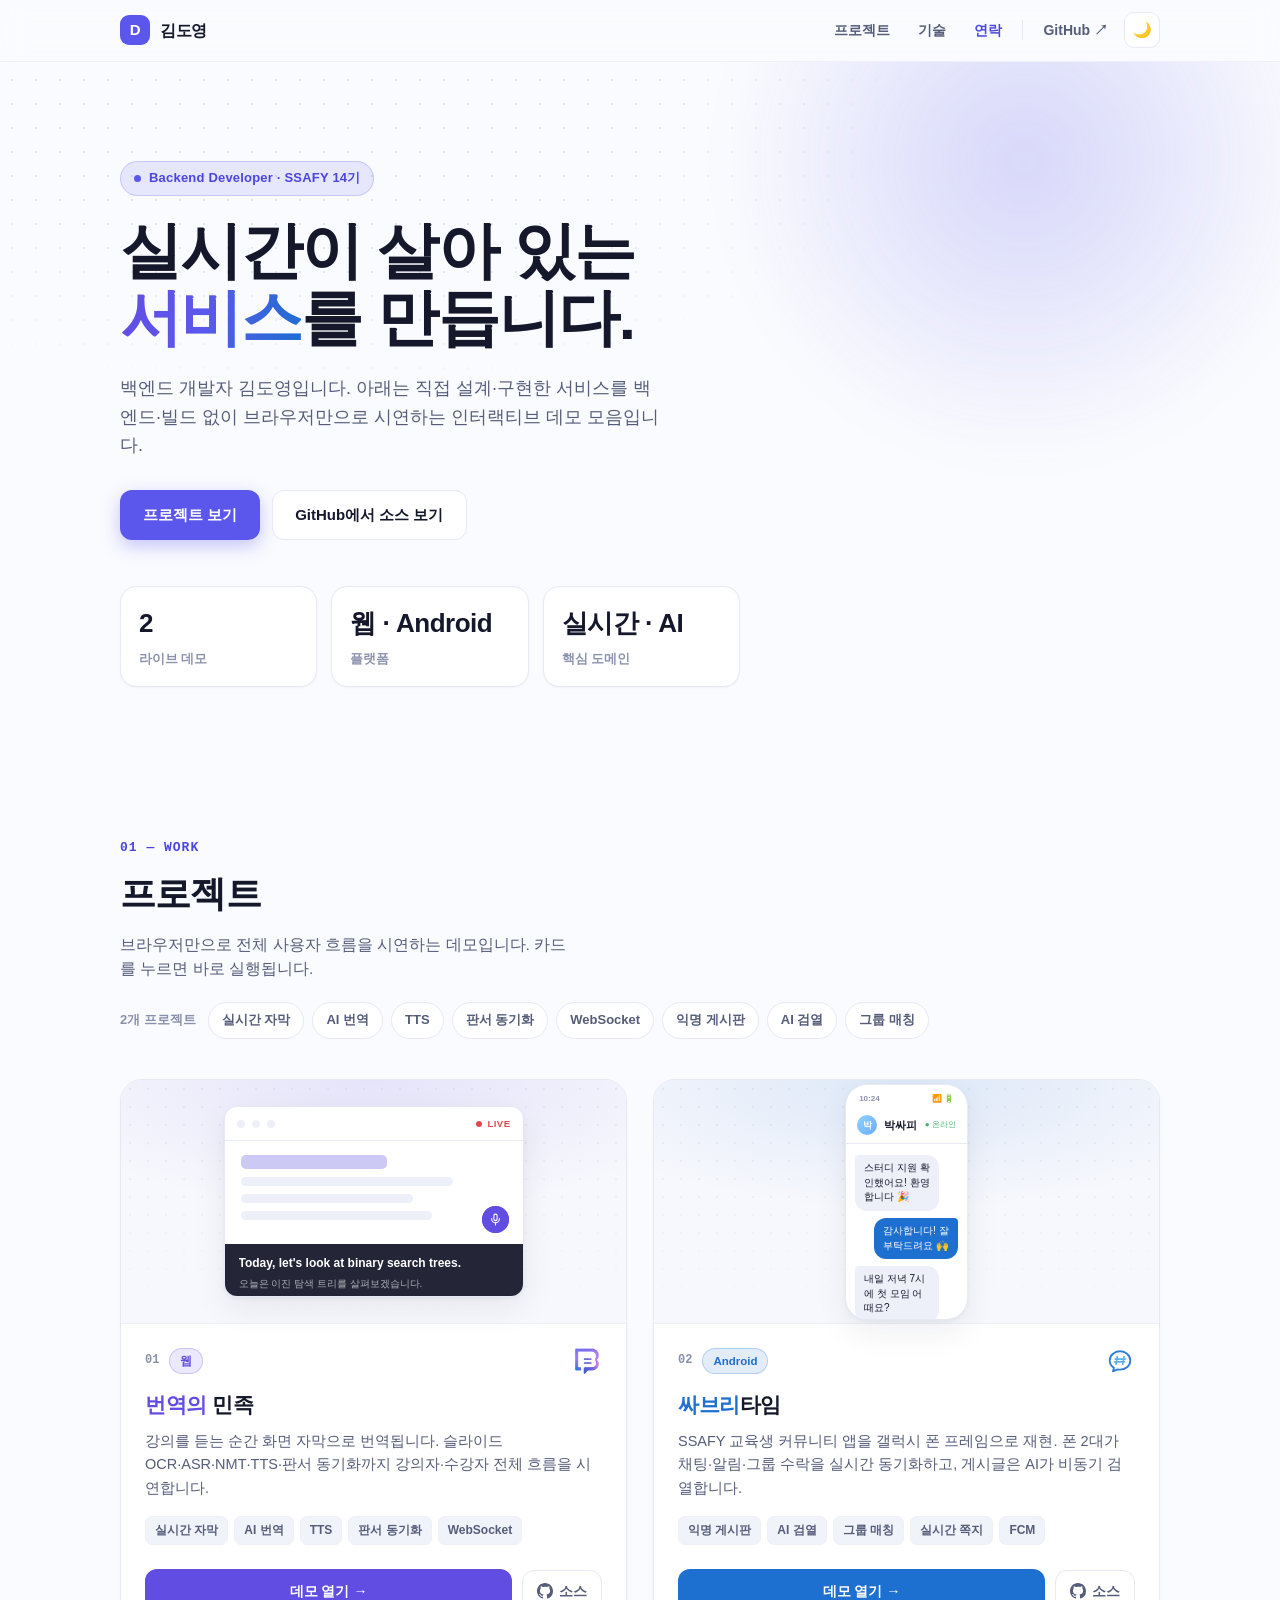
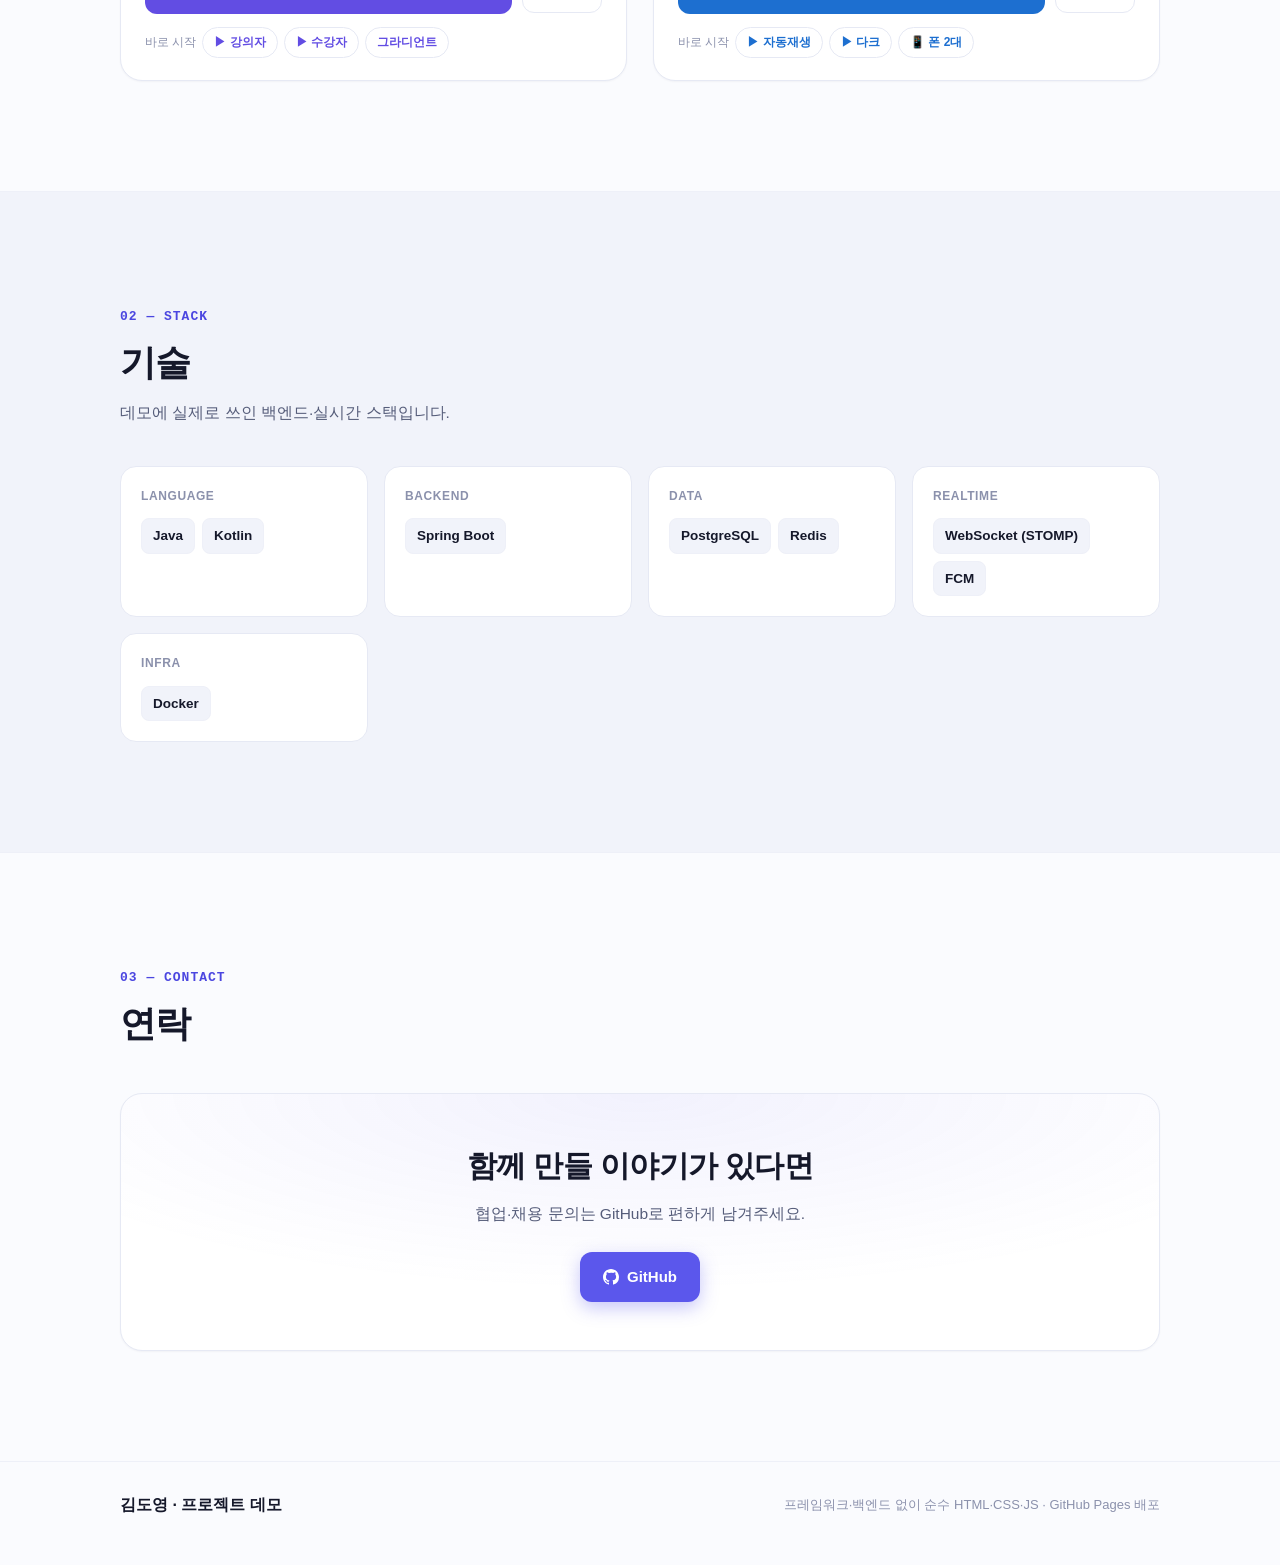
<file: index.html>
<!DOCTYPE html>
<html lang="ko">
<head>
  <meta charset="UTF-8" />
  <meta name="viewport" content="width=device-width, initial-scale=1.0" />
  <title>김도영 · 프로젝트 데모</title>
  <meta name="description" content="백엔드 개발자 김도영 — 브라우저만으로 동작하는 실시간 서비스 데모 모음" />
  <link rel="icon" href="data:image/svg+xml,%3Csvg xmlns='http://www.w3.org/2000/svg' viewBox='0 0 64 64'%3E%3Crect width='64' height='64' rx='14' fill='%235b57ec'/%3E%3Ctext x='32' y='44' font-family='Arial' font-size='34' font-weight='bold' fill='white' text-anchor='middle'%3ED%3C/text%3E%3C/svg%3E" />
  <style>
    /* ============================================================
       디자인 토큰
       ============================================================ */
    :root {
      --accent: #5b57ec;
      --accent-ink: #4b46e0;
      --bunmin: #624de3;
      --ssabree: #1D6FD0;

      --bg: #fafbfe;
      --bg-2: #f1f3fa;
      --surface: #ffffff;
      --surface-2: #f7f8fd;
      --border: #e6e9f4;
      --border-2: #eef0f8;
      --ink: #15182a;
      --ink-2: #565d7a;
      --ink-3: #8b91ac;
      --dot: #d3d8ea;

      --mock-surface: #ffffff;
      --mock-line: #e6e9f4;
      --mock-skeleton: #edf0f9;

      --shadow-sm: 0 1px 2px rgba(20,24,50,.04);
      --shadow: 0 2px 4px rgba(20,24,50,.04), 0 12px 32px rgba(20,24,50,.07);
      --shadow-lg: 0 20px 50px rgba(20,24,50,.16);

      --r-sm: 10px; --r: 16px; --r-lg: 22px;
      --maxw: 1120px;
      --nav-h: 62px;
      --font: 'Pretendard', 'Roboto', 'Noto Sans KR', 'Malgun Gothic', 'Apple SD Gothic Neo', sans-serif;
      --mono: ui-monospace, 'SF Mono', 'Cascadia Mono', Consolas, monospace;
    }
    html[data-theme="dark"] {
      --accent: #8b8cf7;
      --accent-ink: #a0a1fb;
      --bg: #0b0d17;
      --bg-2: #0f1220;
      --surface: #141826;
      --surface-2: #191d2e;
      --border: #262b3d;
      --border-2: #202537;
      --ink: #edeff6;
      --ink-2: #a6adc6;
      --ink-3: #6f7693;
      --dot: #232a40;

      --mock-surface: #1c2131;
      --mock-line: #2b3145;
      --mock-skeleton: #262c3e;

      --shadow-sm: 0 1px 2px rgba(0,0,0,.3);
      --shadow: 0 2px 4px rgba(0,0,0,.3), 0 14px 34px rgba(0,0,0,.4);
      --shadow-lg: 0 24px 56px rgba(0,0,0,.55);
    }

    * { margin: 0; padding: 0; box-sizing: border-box; }
    html { scroll-behavior: smooth; overflow-x: hidden; }
    body {
      font-family: var(--font);
      background: var(--bg);
      color: var(--ink);
      line-height: 1.6;
      -webkit-font-smoothing: antialiased;
      overflow-x: hidden;
      transition: background .3s, color .3s;
    }
    img, svg { max-width: 100%; }
    a { color: inherit; text-decoration: none; }
    ::selection { background: color-mix(in srgb, var(--accent) 26%, transparent); }

    .wrap { width: 100%; max-width: var(--maxw); margin: 0 auto; padding: 0 clamp(20px, 5vw, 40px); }
    section[id] { scroll-margin-top: calc(var(--nav-h) + 16px); }

    /* ============================================================
       상단 네비게이션
       ============================================================ */
    .nav {
      position: sticky; top: 0; z-index: 50; height: var(--nav-h);
      display: flex; align-items: center;
      background: color-mix(in srgb, var(--bg) 78%, transparent);
      backdrop-filter: saturate(160%) blur(14px);
      -webkit-backdrop-filter: saturate(160%) blur(14px);
      border-bottom: 1px solid var(--border-2);
    }
    .nav .wrap { display: flex; align-items: center; justify-content: space-between; gap: 16px; }
    .brand { display: inline-flex; align-items: center; gap: 10px; font-weight: 800; letter-spacing: -.3px; }
    .brand .mono-badge {
      width: 30px; height: 30px; border-radius: 9px; flex: none;
      background: var(--accent); color: #fff; font-weight: 800; font-size: 15px;
      display: flex; align-items: center; justify-content: center;
    }
    .nav-links { display: flex; align-items: center; gap: 4px; }
    .nav-links a {
      font-size: 14px; font-weight: 600; color: var(--ink-2);
      padding: 8px 12px; border-radius: 999px; transition: color .15s, background .15s;
    }
    .nav-links a:hover { color: var(--ink); background: var(--bg-2); }
    .nav-links a.active { color: var(--accent-ink); }
    .nav-links a.ext { display: inline-flex; align-items: center; gap: 5px; }
    .nav-links .sep { width: 1px; height: 20px; background: var(--border); margin: 0 4px; }
    .theme-toggle {
      width: 36px; height: 36px; flex: none; border-radius: 10px; cursor: pointer;
      border: 1px solid var(--border); background: var(--surface); color: var(--ink);
      font-size: 15px; transition: border-color .2s, transform .15s;
    }
    .theme-toggle:hover { border-color: var(--accent); transform: translateY(-1px); }
    @media (max-width: 640px) { .nav-links a:not(.ext):not(.icon-only) { display: none; } }

    /* ============================================================
       히어로
       ============================================================ */
    .hero { position: relative; overflow: hidden; padding: clamp(56px, 11vh, 120px) 0 clamp(20px, 4vh, 44px); }
    .hero::before {
      content: ''; position: absolute; inset: -10% 0 0; z-index: 0;
      background-image: radial-gradient(var(--dot) 1px, transparent 1.4px);
      background-size: 24px 24px;
      -webkit-mask-image: radial-gradient(ellipse 70% 60% at 25% 15%, #000 30%, transparent 72%);
      mask-image: radial-gradient(ellipse 70% 60% at 25% 15%, #000 30%, transparent 72%);
      opacity: .7; pointer-events: none;
    }
    .hero::after {
      content: ''; position: absolute; top: -30%; right: -10%; width: 60%; height: 90%; z-index: 0;
      background: radial-gradient(circle, color-mix(in srgb, var(--accent) 22%, transparent), transparent 62%);
      filter: blur(20px); pointer-events: none;
    }
    .hero .wrap { position: relative; z-index: 1; }
    .eyebrow {
      display: inline-flex; align-items: center; gap: 8px;
      font-size: 13px; font-weight: 700; letter-spacing: .2px; color: var(--accent-ink);
      background: color-mix(in srgb, var(--accent) 12%, transparent);
      border: 1px solid color-mix(in srgb, var(--accent) 22%, transparent);
      padding: 6px 13px; border-radius: 999px; margin-bottom: 22px;
    }
    .eyebrow .pulse { width: 7px; height: 7px; border-radius: 50%; background: var(--accent); box-shadow: 0 0 0 0 color-mix(in srgb, var(--accent) 60%, transparent); animation: pulse 2.4s infinite; }
    .hero h1 {
      font-size: clamp(34px, 6.4vw, 62px); line-height: 1.08; letter-spacing: -1.6px; font-weight: 850;
      max-width: 16ch;
    }
    .hero h1 .grad {
      background: linear-gradient(100deg, var(--bunmin), var(--accent) 45%, var(--ssabree));
      -webkit-background-clip: text; background-clip: text; color: transparent;
    }
    .hero .lead {
      margin-top: 22px; max-width: 54ch; font-size: clamp(15px, 1.7vw, 18px); color: var(--ink-2);
    }
    .hero-cta { margin-top: 30px; display: flex; flex-wrap: wrap; gap: 12px; }
    .hero-stats {
      margin-top: 46px; list-style: none; display: grid; gap: 14px;
      grid-template-columns: repeat(3, minmax(0, 1fr)); max-width: 620px;
    }
    .hero-stats li {
      background: var(--surface); border: 1px solid var(--border); border-radius: var(--r);
      padding: 16px 18px; box-shadow: var(--shadow-sm);
    }
    .hero-stats b { display: block; font-size: clamp(20px, 2.6vw, 26px); letter-spacing: -.5px; }
    .hero-stats span { font-size: 12.5px; color: var(--ink-3); font-weight: 600; }
    @media (max-width: 560px) { .hero-stats { grid-template-columns: 1fr; } }

    /* 버튼 */
    .btn {
      display: inline-flex; align-items: center; justify-content: center; gap: 8px;
      font-size: 15px; font-weight: 700; padding: 12px 22px; border-radius: 12px;
      border: 1px solid transparent; cursor: pointer; transition: transform .15s, box-shadow .2s, background .2s, border-color .2s;
    }
    .btn.sm { font-size: 14px; padding: 10px 16px; }
    .btn.primary { background: var(--accent); color: #fff; box-shadow: 0 6px 18px color-mix(in srgb, var(--accent) 34%, transparent); }
    .btn.primary:hover { transform: translateY(-2px); box-shadow: 0 10px 24px color-mix(in srgb, var(--accent) 42%, transparent); }
    .btn.ghost { background: var(--surface); color: var(--ink); border-color: var(--border); }
    .btn.ghost:hover { border-color: var(--accent); transform: translateY(-2px); }
    .btn svg { width: 16px; height: 16px; }

    /* ============================================================
       섹션 공통
       ============================================================ */
    .section { padding: clamp(60px, 9vw, 110px) 0; }
    .section.alt { background: var(--bg-2); border-top: 1px solid var(--border-2); border-bottom: 1px solid var(--border-2); }
    .section-head { margin-bottom: 40px; }
    .sec-num { font-family: var(--mono); font-size: 13px; font-weight: 700; color: var(--accent-ink); letter-spacing: 1px; }
    .section-head h2 { font-size: clamp(25px, 3.6vw, 36px); letter-spacing: -.8px; font-weight: 820; margin-top: 6px; }
    .section-head .sub { margin-top: 10px; color: var(--ink-2); font-size: 15.5px; max-width: 52ch; }
    .section-head.row { display: flex; align-items: flex-end; justify-content: space-between; gap: 20px; flex-wrap: wrap; }

    /* 필터 */
    .filter { display: flex; align-items: center; flex-wrap: wrap; gap: 8px; }
    .filter .count { font-size: 13px; color: var(--ink-3); font-weight: 600; margin-right: 4px; }
    .chip {
      font: inherit; font-size: 13px; font-weight: 650; color: var(--ink-2);
      background: var(--surface); border: 1px solid var(--border); border-radius: 999px;
      padding: 7px 13px; cursor: pointer; transition: all .15s;
    }
    .chip:hover { border-color: var(--accent); color: var(--ink); }
    .chip.active { background: var(--accent); border-color: var(--accent); color: #fff; }

    /* ============================================================
       프로젝트 그리드
       ============================================================ */
    .grid { display: grid; grid-template-columns: repeat(auto-fit, minmax(360px, 1fr)); gap: 26px; }
    @media (max-width: 780px) { .grid { grid-template-columns: 1fr; } }

    .card {
      position: relative; display: flex; flex-direction: column;
      background: var(--surface); border: 1px solid var(--border); border-radius: var(--r-lg);
      overflow: hidden; box-shadow: var(--shadow-sm); cursor: pointer;
      opacity: 0; transform: translateY(22px);
      transition: opacity .6s cubic-bezier(.2,.7,.2,1), transform .6s cubic-bezier(.2,.7,.2,1), box-shadow .25s, border-color .25s;
    }
    .card.in { opacity: 1; transform: none; }
    .card:hover { box-shadow: var(--shadow-lg); transform: translateY(-5px); border-color: color-mix(in srgb, var(--point) 40%, var(--border)); }
    .card.hidden { display: none; }

    /* 프리뷰 존 (기기 위 스크린샷 느낌) */
    .preview {
      position: relative; height: 244px; display: flex; align-items: center; justify-content: center;
      padding: 22px; border-bottom: 1px solid var(--border-2);
      background:
        radial-gradient(120% 90% at 50% 0%, color-mix(in srgb, var(--point) 12%, transparent), transparent 60%),
        var(--surface-2);
    }
    .preview::before {
      content: ''; position: absolute; inset: 0;
      background-image: radial-gradient(var(--dot) 1px, transparent 1.2px); background-size: 18px 18px; opacity: .5;
      -webkit-mask-image: linear-gradient(#000, transparent); mask-image: linear-gradient(#000, transparent);
    }
    .preview > * { position: relative; transition: transform .45s cubic-bezier(.2,.7,.2,1); }
    .card:hover .preview > * { transform: translateY(-4px) scale(1.02); }

    .card-body { padding: 22px 24px 6px; flex: 1; display: flex; flex-direction: column; }
    .card-top { display: flex; align-items: center; gap: 10px; margin-bottom: 12px; }
    .card-idx { font-family: var(--mono); font-size: 12px; font-weight: 700; color: var(--ink-3); }
    .badge {
      font-size: 11.5px; font-weight: 750; color: var(--point);
      background: color-mix(in srgb, var(--point) 12%, transparent);
      border: 1px solid color-mix(in srgb, var(--point) 24%, transparent);
      padding: 3px 10px; border-radius: 999px;
    }
    .card-logo { margin-left: auto; width: 30px; height: 30px; display: flex; align-items: center; justify-content: center; opacity: .9; }
    .card-logo img { width: 26px; height: 26px; object-fit: contain; }
    .card-logo svg { width: 26px; height: 26px; }
    .card h3 { font-size: 21px; font-weight: 820; letter-spacing: -.4px; }
    .card h3 em { font-style: normal; color: var(--point); }
    .card .desc { margin-top: 8px; font-size: 14.5px; line-height: 1.62; color: var(--ink-2); }
    .tech { list-style: none; display: flex; flex-wrap: wrap; gap: 6px; margin-top: 16px; }
    .tech li {
      font-size: 12px; font-weight: 600; color: var(--ink-2);
      background: var(--bg-2); border: 1px solid var(--border-2); border-radius: 7px; padding: 4px 9px;
    }
    .card-foot { padding: 18px 24px 22px; display: flex; flex-direction: column; gap: 13px; }
    .foot-row { display: flex; align-items: center; gap: 10px; }
    .foot-row .btn { flex: 1; }
    .icon-link {
      display: inline-flex; align-items: center; gap: 6px; font-size: 13.5px; font-weight: 650; color: var(--ink-2);
      border: 1px solid var(--border); border-radius: 12px; padding: 10px 14px; transition: all .15s;
    }
    .icon-link:hover { border-color: var(--accent); color: var(--ink); }
    .icon-link svg { width: 16px; height: 16px; }
    .quick { display: flex; flex-wrap: wrap; gap: 6px; }
    .quick .qlabel { font-size: 12px; color: var(--ink-3); align-self: center; }
    .qlink {
      font-size: 12px; font-weight: 650; color: var(--point);
      border: 1px solid var(--border); border-radius: 999px; padding: 5px 11px; transition: all .15s;
    }
    .qlink:hover { border-color: var(--point); background: color-mix(in srgb, var(--point) 8%, transparent); }
    .empty-msg { text-align: center; color: var(--ink-3); padding: 50px 0; }
    .empty-msg.hidden { display: none; }

    /* ============================================================
       기술
       ============================================================ */
    .skills-grid { display: grid; grid-template-columns: repeat(auto-fit, minmax(200px, 1fr)); gap: 16px; }
    .skill-group {
      background: var(--surface); border: 1px solid var(--border); border-radius: var(--r); padding: 20px;
    }
    .skill-group h4 {
      font-size: 12px; font-weight: 750; letter-spacing: .6px; text-transform: uppercase; color: var(--ink-3); margin-bottom: 12px;
    }
    .skill-group ul { list-style: none; display: flex; flex-wrap: wrap; gap: 7px; }
    .skill-group li {
      font-size: 13.5px; font-weight: 650; color: var(--ink);
      background: var(--bg-2); border: 1px solid var(--border-2); border-radius: 8px; padding: 6px 11px;
    }

    /* ============================================================
       연락
       ============================================================ */
    .contact-card {
      background: var(--surface); border: 1px solid var(--border); border-radius: var(--r-lg);
      padding: clamp(28px, 5vw, 48px); text-align: center; box-shadow: var(--shadow-sm);
      background-image: radial-gradient(120% 140% at 50% 0%, color-mix(in srgb, var(--accent) 8%, transparent), transparent 55%);
    }
    .contact-card h3 { font-size: clamp(22px, 3vw, 30px); letter-spacing: -.6px; font-weight: 820; }
    .contact-card p { margin-top: 12px; color: var(--ink-2); font-size: 15.5px; }
    .contact-actions { margin-top: 26px; display: flex; flex-wrap: wrap; gap: 12px; justify-content: center; }

    /* ============================================================
       푸터
       ============================================================ */
    footer { border-top: 1px solid var(--border-2); padding: 30px 0 48px; }
    footer .wrap { display: flex; align-items: center; justify-content: space-between; flex-wrap: wrap; gap: 12px; }
    footer .f-brand { font-weight: 700; }
    footer .f-note { font-size: 13px; color: var(--ink-3); }

    /* ============================================================
       미니 프리뷰 — 번역의 민족
       ============================================================ */
    .screen-mock {
      width: 300px; max-width: 100%; aspect-ratio: 16 / 10.2;
      background: var(--mock-surface); border: 1px solid var(--mock-line); border-radius: 13px;
      box-shadow: var(--shadow); display: flex; flex-direction: column; overflow: hidden;
    }
    .screen-top { display: flex; align-items: center; gap: 7px; padding: 9px 12px; border-bottom: 1px solid var(--mock-line); }
    .screen-top .wd { width: 8px; height: 8px; border-radius: 50%; background: var(--mock-skeleton); }
    .screen-top .live { margin-left: auto; display: inline-flex; align-items: center; gap: 5px; font-size: 9.5px; font-weight: 800; letter-spacing: .5px; color: #e5484d; }
    .screen-top .live::before { content:''; width: 6px; height: 6px; border-radius: 50%; background: #e5484d; animation: blink 1.6s ease-in-out infinite; }
    .slide { flex: 1; position: relative; padding: 14px 16px; display: flex; flex-direction: column; gap: 8px; }
    .sk { height: 9px; border-radius: 5px; background: var(--mock-skeleton); }
    .sk.title { height: 14px; width: 55%; background: color-mix(in srgb, var(--bunmin) 24%, var(--mock-skeleton)); }
    .sk.w80 { width: 80%; } .sk.w65 { width: 65%; } .sk.w72 { width: 72%; }
    .mic { position: absolute; right: 14px; bottom: 11px; width: 27px; height: 27px; border-radius: 50%; background: var(--bunmin); display: flex; align-items: center; justify-content: center; }
    .mic::after { content:''; position: absolute; inset: 0; border-radius: 50%; border: 2px solid var(--bunmin); animation: ping 2s cubic-bezier(0,0,.2,1) infinite; }
    .mic svg { width: 13px; height: 13px; }
    .subtitle { position: relative; min-height: 52px; background: rgba(18,20,40,.92); padding: 10px 14px; }
    .sub-pair { position: absolute; inset: 10px 14px auto; animation: subswap 9s ease-in-out infinite; }
    .sub-pair:nth-child(2) { animation-delay: -4.5s; opacity: 0; }
    .sub-en { color: #fff; font-size: 12px; font-weight: 700; white-space: nowrap; overflow: hidden; text-overflow: ellipsis; }
    .sub-ko { color: rgba(255,255,255,.62); font-size: 10px; margin-top: 3px; white-space: nowrap; overflow: hidden; text-overflow: ellipsis; }

    /* 미니 프리뷰 — 싸브리타임 */
    .phone-mock { position: relative; height: 236px; aspect-ratio: 0.52; background: var(--mock-surface); border: 1px solid var(--mock-line); border-radius: 22px; box-shadow: var(--shadow); display: flex; flex-direction: column; overflow: hidden; }
    .headsup { position: absolute; top: 7px; left: 8px; right: 8px; z-index: 2; background: var(--mock-surface); border: 1px solid var(--mock-line); border-radius: 11px; box-shadow: 0 6px 16px rgba(20,40,80,.22); padding: 7px 9px; display: flex; align-items: center; gap: 7px; font-size: 9px; font-weight: 600; transform: translateY(-150%); animation: headsup 9s ease-in-out infinite 2s; }
    .headsup .hu-icon { flex: none; width: 18px; height: 18px; border-radius: 6px; background: var(--ssabree); color: #fff; display: flex; align-items: center; justify-content: center; font-size: 10px; }
    .headsup .hu-sub { color: var(--ink-3); font-weight: 400; margin-top: 1px; }
    .ph-status { display: flex; justify-content: space-between; padding: 8px 13px 3px; font-size: 8px; font-weight: 600; color: var(--ink-3); }
    .ph-header { display: flex; align-items: center; gap: 7px; padding: 7px 11px 8px; border-bottom: 1px solid var(--mock-line); font-size: 11px; font-weight: 700; white-space: nowrap; }
    .ph-header .avatar { flex: none; width: 20px; height: 20px; border-radius: 50%; background: linear-gradient(135deg,#8FD5FF,#6BA9FF); color: #fff; font-size: 9px; display: flex; align-items: center; justify-content: center; }
    .ph-header .online { margin-left: auto; color: #3fb96c; font-size: 8px; font-weight: 500; }
    .ph-chat { flex: 1; padding: 11px 9px; display: flex; flex-direction: column; gap: 7px; }
    .bubble { max-width: 82%; font-size: 10px; line-height: 1.45; padding: 6px 9px; border-radius: 12px; opacity: 0; animation: pop .45s cubic-bezier(.2,.7,.2,1) forwards; }
    .bubble.other { align-self: flex-start; background: var(--mock-skeleton); border-top-left-radius: 4px; }
    .bubble.mine { align-self: flex-end; background: var(--ssabree); color: #fff; border-top-right-radius: 4px; }
    .bubble:nth-child(1) { animation-delay: .7s; } .bubble:nth-child(2) { animation-delay: 1.15s; } .bubble:nth-child(3) { animation-delay: 1.6s; }
    .typing { align-self: flex-start; display: flex; gap: 4px; padding: 8px 10px; border-radius: 12px; border-top-left-radius: 4px; background: var(--mock-skeleton); opacity: 0; animation: pop .45s 2.1s forwards; }
    .typing i { width: 5px; height: 5px; border-radius: 50%; background: var(--ink-3); animation: dot 1.2s infinite; }
    .typing i:nth-child(2) { animation-delay: .15s; } .typing i:nth-child(3) { animation-delay: .3s; }
    .ph-input { margin: 0 9px 11px; height: 28px; border-radius: 999px; background: var(--mock-skeleton); display: flex; align-items: center; padding: 0 5px 0 11px; font-size: 9.5px; color: var(--ink-3); }
    .ph-input .send { margin-left: auto; width: 20px; height: 20px; border-radius: 50%; background: var(--ssabree); color: #fff; font-size: 10px; display: flex; align-items: center; justify-content: center; }

    /* 미니 프리뷰 — 기본 */
    .mock-default { width: 280px; max-width: 100%; height: 190px; border-radius: 13px; border: 1px solid var(--mock-line); background: var(--mock-surface); display: flex; flex-direction: column; align-items: center; justify-content: center; gap: 10px; box-shadow: var(--shadow); }
    .mock-default .glyph { font-size: 48px; line-height: 1; }
    .mock-default .cap { font-size: 12px; font-weight: 650; color: var(--ink-3); }

    /* keyframes */
    @keyframes blink { 50% { opacity: .25; } }
    @keyframes ping { 75%, 100% { transform: scale(1.7); opacity: 0; } }
    @keyframes pulse { 70%, 100% { box-shadow: 0 0 0 8px transparent; } }
    @keyframes subswap { 0%,42% { opacity: 1; transform: none; } 50%,92% { opacity: 0; transform: translateY(-4px); } 100% { opacity: 1; } }
    @keyframes headsup { 0%,4% { transform: translateY(-150%); } 9%,32% { transform: translateY(0); } 38%,100% { transform: translateY(-150%); } }
    @keyframes pop { from { opacity: 0; transform: translateY(7px) scale(.94); } to { opacity: 1; transform: none; } }
    @keyframes dot { 0%,60%,100% { opacity: .25; } 30% { opacity: 1; } }
    @media (prefers-reduced-motion: reduce) {
      html { scroll-behavior: auto; }
      *, *::before, *::after { animation-duration: .001s !important; animation-iteration-count: 1 !important; }
      .card { transition: none; opacity: 1; transform: none; }
    }
  </style>
</head>
<body>

  <!-- ============ 네비게이션 ============ -->
  <nav class="nav">
    <div class="wrap">
      <a class="brand" href="#top"><span class="mono-badge">D</span><span id="brand-name">김도영</span></a>
      <div class="nav-links">
        <a href="#projects">프로젝트</a>
        <a href="#skills">기술</a>
        <a href="#contact">연락</a>
        <span class="sep"></span>
        <a class="ext" id="nav-github" href="#" target="_blank" rel="noopener">GitHub ↗</a>
        <button id="theme-toggle" class="theme-toggle icon-only" type="button" aria-label="테마 전환">🌙</button>
      </div>
    </div>
  </nav>

  <!-- ============ 히어로 ============ -->
  <header class="hero" id="top">
    <div class="wrap">
      <span class="eyebrow"><span class="pulse"></span><span id="hero-eyebrow">Backend Developer · SSAFY 14기</span></span>
      <h1>실시간이 살아 있는<br><span class="grad">서비스</span>를 만듭니다.</h1>
      <p class="lead" id="hero-lead">백엔드 개발자 김도영입니다. 아래는 직접 설계·구현한 서비스를 백엔드·빌드 없이 브라우저만으로 시연하는 인터랙티브 데모 모음입니다.</p>
      <div class="hero-cta">
        <a class="btn primary" href="#projects">프로젝트 보기</a>
        <a class="btn ghost" id="hero-github" href="#" target="_blank" rel="noopener">GitHub에서 소스 보기</a>
      </div>
      <ul class="hero-stats">
        <li><b>2</b><span>라이브 데모</span></li>
        <li><b>웹 · Android</b><span>플랫폼</span></li>
        <li><b>실시간 · AI</b><span>핵심 도메인</span></li>
      </ul>
    </div>
  </header>

  <!-- ============ 프로젝트 ============ -->
  <section class="section" id="projects">
    <div class="wrap">
      <div class="section-head row">
        <div>
          <span class="sec-num">01 — WORK</span>
          <h2>프로젝트</h2>
          <p class="sub">브라우저만으로 전체 사용자 흐름을 시연하는 데모입니다. 카드를 누르면 바로 실행됩니다.</p>
        </div>
        <div class="filter" id="filter"></div>
      </div>
      <div class="grid" id="grid"></div>
      <p class="empty-msg hidden" id="empty">해당 태그의 프로젝트가 없습니다.</p>
    </div>
  </section>

  <!-- ============ 기술 ============ -->
  <section class="section alt" id="skills">
    <div class="wrap">
      <div class="section-head">
        <span class="sec-num">02 — STACK</span>
        <h2>기술</h2>
        <p class="sub">데모에 실제로 쓰인 백엔드·실시간 스택입니다.</p>
      </div>
      <div class="skills-grid" id="skills-grid"></div>
    </div>
  </section>

  <!-- ============ 연락 ============ -->
  <section class="section" id="contact">
    <div class="wrap">
      <div class="section-head">
        <span class="sec-num">03 — CONTACT</span>
        <h2>연락</h2>
      </div>
      <div class="contact-card">
        <h3>함께 만들 이야기가 있다면</h3>
        <p>협업·채용 문의는 GitHub로 편하게 남겨주세요.</p>
        <div class="contact-actions" id="contact-actions"></div>
      </div>
    </div>
  </section>

  <footer>
    <div class="wrap">
      <span class="f-brand">김도영 · 프로젝트 데모</span>
      <span class="f-note">프레임워크·백엔드 없이 순수 HTML·CSS·JS · GitHub Pages 배포</span>
    </div>
  </footer>

  <script>
    /* ============================================================
       사이트 정보 — 이름·소개·링크·기술을 여기서 한 번에 수정
       ============================================================ */
    const SITE = {
      name: '김도영',
      github: 'https://github.com/doyoungkim-code',
      repo: 'https://github.com/doyoungkim-code/project_demo_page',
      email: '',   // 공개할 이메일을 넣으면 연락 섹션에 버튼이 추가됩니다
      blog: '',    // 블로그 URL을 넣으면 버튼이 추가됩니다
      skills: [
        { group: 'Language', items: ['Java', 'Kotlin'] },
        { group: 'Backend', items: ['Spring Boot'] },
        { group: 'Data', items: ['PostgreSQL', 'Redis'] },
        { group: 'Realtime', items: ['WebSocket (STOMP)', 'FCM'] },
        { group: 'Infra', items: ['Docker'] },
      ],
    };

    /* ============================================================
       프로젝트 — 새 데모는 객체 하나만 추가하면 카드가 생깁니다
       ============================================================ */
    const PROJECTS = [
      {
        id: 'bunmin', name: '<em>번역의</em> 민족', badge: '웹', accent: '#624de3',
        desc: '강의를 듣는 순간 화면 자막으로 번역됩니다. 슬라이드 OCR·ASR·NMT·TTS·판서 동기화까지 강의자·수강자 전체 흐름을 시연합니다.',
        href: 'bunmin_demo/index.html', folder: 'bunmin_demo',
        logoImg: 'bunmin_demo/assets/bm-logo-cut.png',
        tech: ['실시간 자막', 'AI 번역', 'TTS', '판서 동기화', 'WebSocket'],
        quick: [{ t: '▶ 강의자', h: '#autoplay' }, { t: '▶ 수강자', h: '#autoplay-student' }, { t: '그라디언트', h: '#gradient' }],
        mock: 'bunmin',
      },
      {
        id: 'ssabree', name: '<em>싸브리</em>타임', badge: 'Android', accent: '#1D6FD0',
        desc: 'SSAFY 교육생 커뮤니티 앱을 갤럭시 폰 프레임으로 재현. 폰 2대가 채팅·알림·그룹 수락을 실시간 동기화하고, 게시글은 AI가 비동기 검열합니다.',
        href: 'ssabree_demo/index.html', folder: 'ssabree_demo',
        logoSvg: "<svg viewBox='0 0 48 48' fill='none' aria-hidden='true'><path d='M24 6C13.5 6 5 13.6 5 23c0 5.6 3.1 10.6 7.9 13.7L11 43l8.6-3.4c1.4.3 2.9.4 4.4.4 10.5 0 19-7.6 19-17S34.5 6 24 6z' stroke='#1D6FD0' stroke-width='3.4' stroke-linejoin='round'/><path d='M19 16l-2.4 14M31.4 16 29 30M15 20.5h18.4M14 25.5h18.4' stroke='#4FA8E8' stroke-width='3' stroke-linecap='round'/></svg>",
        tech: ['익명 게시판', 'AI 검열', '그룹 매칭', '실시간 쪽지', 'FCM'],
        quick: [{ t: '▶ 자동재생', h: '#autoplay' }, { t: '▶ 다크', h: '#autoplay+dark' }, { t: '📱 폰 2대', h: '#dual' }],
        mock: 'ssabree',
      },
    ];

    /* ─── 아이콘 ─── */
    const IC = {
      github: "<svg viewBox='0 0 16 16' fill='currentColor' aria-hidden='true'><path d='M8 0C3.58 0 0 3.58 0 8c0 3.54 2.29 6.53 5.47 7.59.4.07.55-.17.55-.38 0-.19-.01-.82-.01-1.49-2.01.37-2.53-.49-2.69-.94-.09-.23-.48-.94-.82-1.13-.28-.15-.68-.52-.01-.53.63-.01 1.08.58 1.23.82.72 1.21 1.87.87 2.33.66.07-.52.28-.87.51-1.07-1.78-.2-3.64-.89-3.64-3.95 0-.87.31-1.59.82-2.15-.08-.2-.36-1.02.08-2.13 0 0 .67-.21 2.2.82a7.6 7.6 0 012-.27c.68 0 1.36.09 2 .27 1.53-1.04 2.2-.82 2.2-.82.44 1.11.16 1.93.08 2.13.51.56.82 1.27.82 2.15 0 3.07-1.87 3.75-3.65 3.95.29.25.54.73.54 1.48 0 1.07-.01 1.93-.01 2.2 0 .21.15.46.55.38A8.01 8.01 0 0016 8c0-4.42-3.58-8-8-8z'/></svg>",
      mail: "<svg viewBox='0 0 24 24' fill='none' stroke='currentColor' stroke-width='2' stroke-linecap='round' stroke-linejoin='round'><rect x='3' y='5' width='18' height='14' rx='2'/><path d='m3 7 9 6 9-6'/></svg>",
      link: "<svg viewBox='0 0 24 24' fill='none' stroke='currentColor' stroke-width='2' stroke-linecap='round' stroke-linejoin='round'><path d='M10 13a5 5 0 0 0 7 0l3-3a5 5 0 0 0-7-7l-1 1'/><path d='M14 11a5 5 0 0 0-7 0l-3 3a5 5 0 0 0 7 7l1-1'/></svg>",
    };

    /* ─── 미니 프리뷰 ─── */
    const MOCKS = {
      bunmin() {
        return `<div class="screen-mock" aria-hidden="true">
          <div class="screen-top"><span class="wd"></span><span class="wd"></span><span class="wd"></span><span class="live">LIVE</span></div>
          <div class="slide"><span class="sk title"></span><span class="sk w80"></span><span class="sk w65"></span><span class="sk w72"></span>
            <div class="mic"><svg viewBox="0 0 24 24" fill="none" stroke="#fff" stroke-width="2" stroke-linecap="round" stroke-linejoin="round"><rect x="9" y="2" width="6" height="12" rx="3"/><path d="M5 10v1a7 7 0 0 0 14 0v-1M12 18v4"/></svg></div>
          </div>
          <div class="subtitle">
            <div class="sub-pair"><div class="sub-en">Today, let's look at binary search trees.</div><div class="sub-ko">오늘은 이진 탐색 트리를 살펴보겠습니다.</div></div>
            <div class="sub-pair"><div class="sub-en">Each node has at most two children.</div><div class="sub-ko">각 노드는 최대 두 개의 자식을 가집니다.</div></div>
          </div></div>`;
      },
      ssabree() {
        return `<div class="phone-mock" aria-hidden="true">
          <div class="headsup"><span class="hu-icon">✓</span><div>스터디 지원이 수락되었어요<div class="hu-sub">알고리즘 스터디 · 방금</div></div></div>
          <div class="ph-status"><span>10:24</span><span>📶 🔋</span></div>
          <div class="ph-header"><span class="avatar">박</span> 박싸피 <span class="online">● 온라인</span></div>
          <div class="ph-chat">
            <div class="bubble other">스터디 지원 확인했어요! 환영합니다 🎉</div>
            <div class="bubble mine">감사합니다! 잘 부탁드려요 🙌</div>
            <div class="bubble other">내일 저녁 7시에 첫 모임 어때요?</div>
            <div class="typing"><i></i><i></i><i></i></div>
          </div>
          <div class="ph-input">메시지 입력 <span class="send">↑</span></div></div>`;
      },
      _default(p) { return `<div class="mock-default" aria-hidden="true"><span class="glyph">${p.emoji || '🚀'}</span><span class="cap">${escapeHtml(stripTags(p.name))}</span></div>`; },
    };

    /* ─── 유틸 ─── */
    function stripTags(s) { return s.replace(/<[^>]+>/g, ''); }
    function escapeHtml(s) { return String(s).replace(/[&<>]/g, function (c) { return { '&': '&amp;', '<': '&lt;', '>': '&gt;' }[c]; }); }
    function logoHTML(p) {
      if (p.logoImg) return '<img src="' + p.logoImg + '" alt="" />';
      if (p.logoSvg) return p.logoSvg;
      return '<span style="font-size:22px">' + (p.emoji || '🚀') + '</span>';
    }

    /* ─── 카드 렌더 ─── */
    function cardHTML(p, i) {
      const idx = String(i + 1).padStart(2, '0');
      const tech = (p.tech || []).map(function (t) { return '<li>' + escapeHtml(t) + '</li>'; }).join('');
      const quick = (p.quick || []).map(function (q) { return '<a class="qlink" href="' + p.href + q.h + '">' + escapeHtml(q.t) + '</a>'; }).join('');
      const quickRow = quick ? '<div class="quick"><span class="qlabel">바로 시작</span>' + quick + '</div>' : '';
      const codeLink = (SITE.repo && p.folder) ? '<a class="icon-link" href="' + SITE.repo + '/tree/main/' + p.folder + '" target="_blank" rel="noopener" onclick="event.stopPropagation()">' + IC.github + '소스</a>' : '';
      const mock = (p.mock && MOCKS[p.mock]) ? MOCKS[p.mock]() : MOCKS._default(p);
      const dataTags = (p.tech || []).join('|').toLowerCase();
      const search = (stripTags(p.name) + ' ' + p.desc + ' ' + (p.tech || []).join(' ')).toLowerCase();
      return '<article class="card" style="--point:' + p.accent + '; transition-delay:' + (i * 80) + 'ms" data-href="' + p.href + '" data-tags="' + dataTags + '" data-search="' + escapeHtml(search) + '">'
        + '<div class="preview">' + mock + '</div>'
        + '<div class="card-body">'
        + '<div class="card-top"><span class="card-idx">' + idx + '</span><span class="badge">' + escapeHtml(p.badge || '데모') + '</span><span class="card-logo">' + logoHTML(p) + '</span></div>'
        + '<h3>' + p.name + '</h3><p class="desc">' + escapeHtml(p.desc) + '</p>'
        + '<ul class="tech">' + tech + '</ul></div>'
        + '<div class="card-foot"><div class="foot-row">'
        + '<a class="btn primary sm" href="' + p.href + '" style="background:var(--point);box-shadow:none">데모 열기 →</a>' + codeLink
        + '</div>' + quickRow + '</div>'
        + '</article>';
    }

    const grid = document.getElementById('grid');
    grid.innerHTML = PROJECTS.map(cardHTML).join('');

    /* 카드 전체 클릭 → 데모 (내부 링크는 각자 동작) */
    grid.addEventListener('click', function (e) {
      if (e.target.closest('a')) return;
      const card = e.target.closest('.card');
      if (card) location.href = card.dataset.href;
    });

    /* ─── 태그 필터 (+ 프로젝트 많아지면 검색) ─── */
    const cards = Array.prototype.slice.call(grid.querySelectorAll('.card'));
    const allTags = [];
    PROJECTS.forEach(function (p) { (p.tech || []).forEach(function (t) { if (allTags.indexOf(t) === -1) allTags.push(t); }); });
    const filterBox = document.getElementById('filter');
    const showSearch = PROJECTS.length > 4;
    filterBox.innerHTML =
      '<span class="count" id="count"></span>'
      + (showSearch ? '<input id="search" class="chip" style="cursor:text" placeholder="검색…" />' : '')
      + allTags.slice(0, 8).map(function (t) { return '<button class="chip" type="button" data-tag="' + t.toLowerCase() + '">' + escapeHtml(t) + '</button>'; }).join('');

    const active = new Set();
    const countEl = document.getElementById('count');
    const emptyEl = document.getElementById('empty');
    const searchEl = document.getElementById('search');

    function applyFilter() {
      const q = searchEl ? searchEl.value.trim().toLowerCase() : '';
      let shown = 0;
      cards.forEach(function (card) {
        const tags = card.dataset.tags.split('|');
        const okTag = active.size === 0 || tags.some(function (t) { return active.has(t); });
        const okText = !q || card.dataset.search.indexOf(q) !== -1;
        const show = okTag && okText;
        card.classList.toggle('hidden', !show);
        if (show) shown++;
      });
      countEl.textContent = (active.size || q) ? (shown + ' / ' + PROJECTS.length) : (PROJECTS.length + '개 프로젝트');
      emptyEl.classList.toggle('hidden', shown !== 0);
    }
    filterBox.addEventListener('click', function (e) {
      const btn = e.target.closest('.chip[data-tag]');
      if (!btn) return;
      const t = btn.dataset.tag;
      if (active.has(t)) { active.delete(t); btn.classList.remove('active'); }
      else { active.add(t); btn.classList.add('active'); }
      applyFilter();
    });
    if (searchEl) searchEl.addEventListener('input', applyFilter);
    applyFilter();

    /* ─── 기술 렌더 ─── */
    document.getElementById('skills-grid').innerHTML = SITE.skills.map(function (g) {
      return '<div class="skill-group"><h4>' + escapeHtml(g.group) + '</h4><ul>'
        + g.items.map(function (it) { return '<li>' + escapeHtml(it) + '</li>'; }).join('') + '</ul></div>';
    }).join('');

    /* ─── 링크 (nav / hero / contact) ─── */
    document.getElementById('brand-name').textContent = SITE.name;
    document.getElementById('nav-github').href = SITE.github;
    document.getElementById('hero-github').href = SITE.github;
    const ca = document.getElementById('contact-actions');
    let caHTML = '<a class="btn primary" href="' + SITE.github + '" target="_blank" rel="noopener">' + IC.github + 'GitHub</a>';
    if (SITE.email) caHTML += '<a class="btn ghost" href="mailto:' + SITE.email + '">' + IC.mail + '이메일</a>';
    if (SITE.blog) caHTML += '<a class="btn ghost" href="' + SITE.blog + '" target="_blank" rel="noopener">' + IC.link + '블로그</a>';
    ca.innerHTML = caHTML;

    /* ─── 스크롤 등장 애니메이션 ─── */
    if ('IntersectionObserver' in window) {
      const io = new IntersectionObserver(function (entries) {
        entries.forEach(function (en) { if (en.isIntersecting) { en.target.classList.add('in'); io.unobserve(en.target); } });
      }, { threshold: 0.12 });
      cards.forEach(function (c) { io.observe(c); });
    } else { cards.forEach(function (c) { c.classList.add('in'); }); }

    /* ─── 네비 스크롤스파이 ─── */
    const navLinks = Array.prototype.slice.call(document.querySelectorAll('.nav-links a[href^="#"]'));
    const secById = {};
    navLinks.forEach(function (a) { const id = a.getAttribute('href').slice(1); const s = document.getElementById(id); if (s) secById[id] = a; });
    if ('IntersectionObserver' in window) {
      const spy = new IntersectionObserver(function (entries) {
        entries.forEach(function (en) {
          if (en.isIntersecting) {
            navLinks.forEach(function (a) { a.classList.remove('active'); });
            if (secById[en.target.id]) secById[en.target.id].classList.add('active');
          }
        });
      }, { rootMargin: '-45% 0px -50% 0px' });
      ['projects', 'skills', 'contact'].forEach(function (id) { const s = document.getElementById(id); if (s) spy.observe(s); });
    }

    /* ─── 테마 ─── */
    (function () {
      const KEY = 'demo-hub-theme';
      const root = document.documentElement;
      const btn = document.getElementById('theme-toggle');
      function apply(t) { root.dataset.theme = t; btn.textContent = t === 'dark' ? '☀️' : '🌙'; }
      let saved = null;
      try { saved = localStorage.getItem(KEY); } catch (e) {}
      apply(saved || (matchMedia('(prefers-color-scheme: dark)').matches ? 'dark' : 'light'));
      btn.addEventListener('click', function () {
        const next = root.dataset.theme === 'dark' ? 'light' : 'dark';
        apply(next);
        try { localStorage.setItem(KEY, next); } catch (e) {}
      });
    })();
  </script>
</body>
</html>
</file>
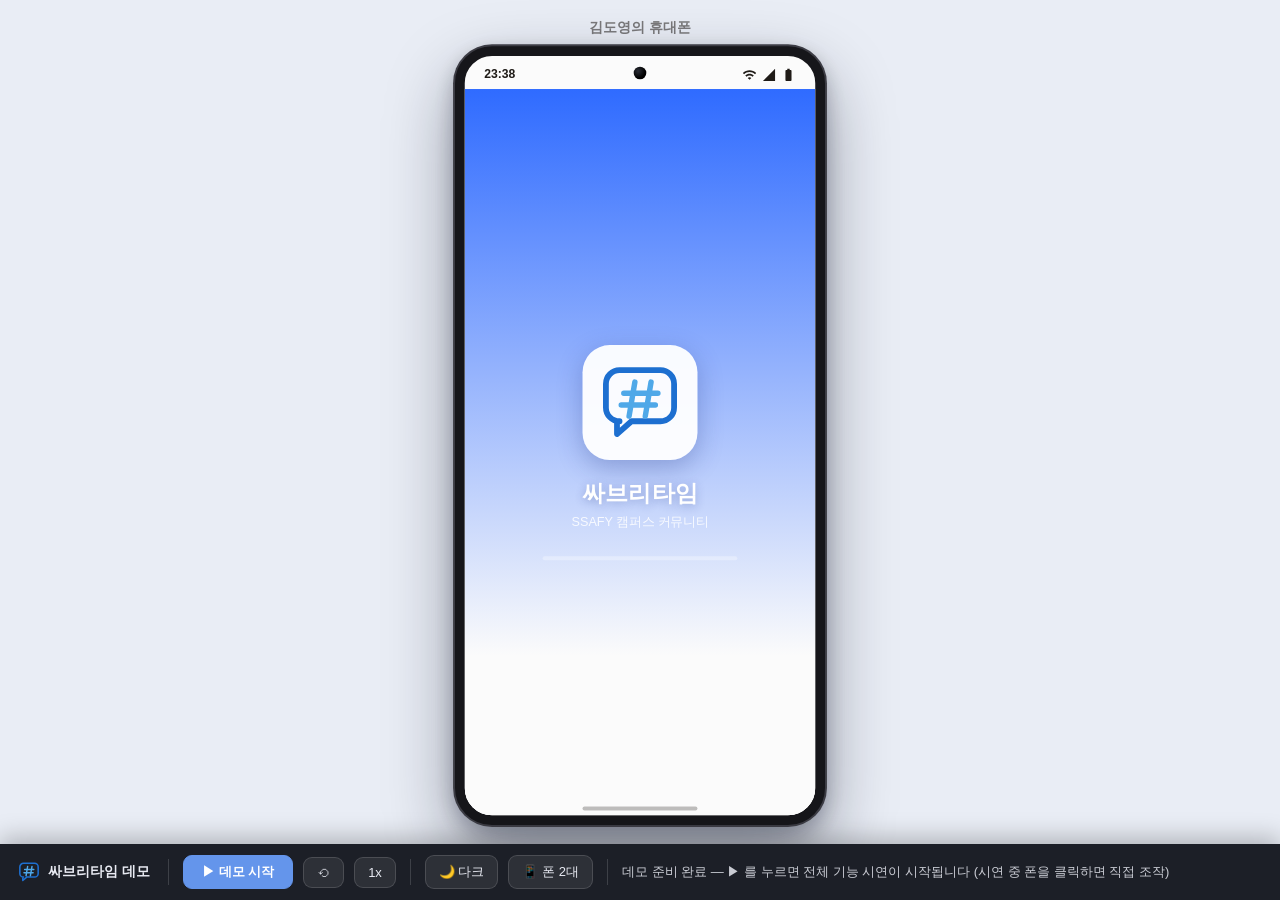
<file: ssabree_demo/index.html>
<!DOCTYPE html>
<html lang="ko" data-theme="light">
<head>
  <meta charset="UTF-8" />
  <meta name="viewport" content="width=device-width, initial-scale=1.0" />
  <title>싸브리타임 — 데모</title>
  <link rel="icon" href="data:image/svg+xml,%3Csvg xmlns='http://www.w3.org/2000/svg' viewBox='0 0 48 48'%3E%3Cpath d='M24 6C13.5 6 5 13.6 5 23c0 5.6 3.1 10.6 7.9 13.7L11 43l8.6-3.4c1.4.3 2.9.4 4.4.4 10.5 0 19-7.6 19-17S34.5 6 24 6z' fill='%231D6FD0'/%3E%3Cpath d='M19 16l-2.4 14M31.4 16 29 30M15 20.5h18.4M14 25.5h18.4' stroke='%23fff' stroke-width='3' stroke-linecap='round'/%3E%3C/svg%3E" />
  <link rel="stylesheet" href="css/tokens.css" />
  <link rel="stylesheet" href="css/frame.css" />
  <link rel="stylesheet" href="css/app.css" />
</head>
<body>

  <!-- ============================================================
       스테이지 — 갤럭시 폰 1대 (+ 양방향 장면에서 폰 2 슬라이드 인)
       ============================================================ -->
  <div class="stage-outer">
    <div class="stage" id="stage">

      <div class="phone-wrap" id="phone1-wrap">
        <div class="phone-label">김도영의 휴대폰</div>
        <div class="phone" id="phone1">
          <div class="statusbar">
            <span class="sb-time" data-clock>10:24</span>
            <span class="sb-icons" data-sbicons></span>
          </div>
          <div class="screen" data-screen></div>
          <div class="headsup" data-headsup></div>
          <div class="gesturebar"></div>
        </div>
      </div>

      <div class="phone-wrap" id="phone2-wrap">
        <div class="phone-label">박싸피의 휴대폰</div>
        <div class="phone" id="phone2">
          <div class="statusbar">
            <span class="sb-time" data-clock>10:24</span>
            <span class="sb-icons" data-sbicons></span>
          </div>
          <div class="screen" data-screen></div>
          <div class="headsup" data-headsup></div>
          <div class="gesturebar"></div>
        </div>
      </div>

    </div>
  </div>

  <!-- ============================================================
       데모 컨트롤 스트립 (실제 앱 UI 아님)
       ============================================================ -->
  <div class="demo-strip">
    <span class="brand" data-strip-logo>싸브리타임 데모</span>
    <div class="demo-sep"></div>
    <button id="demo-play" class="demo-play" type="button">▶ 데모 시작</button>
    <button id="demo-reset" type="button" title="리셋">⟲</button>
    <button id="demo-speed" type="button" title="배속">1x</button>
    <div class="demo-sep"></div>
    <button id="demo-theme" type="button" title="라이트/다크 전환">🌙 다크</button>
    <button id="demo-dual" type="button" title="상대방(박싸피) 폰 표시">📱 폰 2대</button>
    <div class="demo-sep"></div>
    <span id="demo-phase" class="demo-phase">데모 준비 완료 — ▶ 를 누르면 전체 기능 시연이 시작됩니다</span>
  </div>

  <div id="toast" class="toast hidden"></div>

  <script src="js/icons.js"></script>
  <script src="js/data.js"></script>
  <script src="js/store.js"></script>
  <script src="js/phone.js"></script>
  <script src="js/ui-home.js"></script>
  <script src="js/ui-board.js"></script>
  <script src="js/ui-group.js"></script>
  <script src="js/ui-chat.js"></script>
  <script src="js/scenario.js"></script>
  <script src="js/main.js"></script>
</body>
</html>
</file>
<file: ssabree_demo/css/tokens.css>
/* ============================================================
   SSABREE 데모 — 디자인 토큰
   android/.../core/designsystem/theme/Color.kt 를 그대로 복제.
   surfaceVariant 계열은 앱이 Material3 기본값을 쓰므로
   M3 baseline 값을 사용한다.
   ============================================================ */

:root {
  /* ---- Light (기본) ---- */
  --primary: #6495EB;             /* LoginButton */
  --on-primary: #FFFFFF;
  --background: #FBFBFB;          /* LightBackgroundColor */
  --surface: #FFFFFF;             /* LightSurfaceColor */
  --on-background: #1F1B17;
  --on-surface: #1F1B17;
  --field: #F1EEE9;               /* LightFieldColor (primaryContainer) */
  --error: #B3261E;

  /* M3 baseline (앱이 오버라이드하지 않는 역할) */
  --surface-variant: #E7E0EC;
  --on-surface-variant: #49454F;
  --outline: #79747E;
  --outline-variant: #CAC4D0;

  /* 채팅 버블 (primaryContainer@30% / surfaceVariant@30% 근사) */
  --bubble-mine: #F1EEE9;
  --bubble-other: rgba(231, 224, 236, 0.55);

  /* 하드코딩 액센트 (HomeScreen.kt 등) */
  --splash-top: #2F6BFF;
  --dday-fg: #5B7FFF;
  --dday-bg: #EEF2FB;
  --grad-project-a: #9FD7FF;
  --grad-project-b: #B59CFF;
  --grad-study-a: #8FD5FF;
  --grad-study-b: #6BA9FF;

  /* 로고 브랜드 컬러 (테마 불변) */
  --logo-stroke: #1D6FD0;
  --logo-hash: #4FA8E8;

  /* 데모 페이지(폰 바깥) */
  --page-bg: #E9EDF5;
  --strip-bg: #1C1F27;
  --strip-fg: #E8EAF2;

  --font: 'Roboto', 'Noto Sans KR', 'Malgun Gothic', 'Apple SD Gothic Neo', sans-serif;
}

html[data-theme="dark"] {
  --background: #151214;
  --surface: #1F1B1D;
  --on-background: #E9E3DC;
  --on-surface: #E9E3DC;
  --field: #2A262B;
  --error: #F2B8B5;

  --surface-variant: #49454F;
  --on-surface-variant: #CAC4D0;
  --outline: #938F99;
  --outline-variant: #49454F;

  --bubble-mine: #2A262B;
  --bubble-other: rgba(73, 69, 79, 0.45);

  --dday-bg: #232A3E;
  --page-bg: #0C0B0D;
}

/* ============================================================
   keyframes
   ============================================================ */

@keyframes indeterminate {
  0%   { left: -40%; width: 40%; }
  60%  { left: 100%; width: 40%; }
  100% { left: 100%; width: 40%; }
}

@keyframes fade-in-up {
  from { opacity: 0; transform: translateY(8px); }
  to   { opacity: 1; transform: translateY(0); }
}

@keyframes page-fwd {
  from { opacity: 0; transform: translateX(26px); }
  to   { opacity: 1; transform: translateX(0); }
}

@keyframes page-back {
  from { opacity: 0; transform: translateX(-26px); }
  to   { opacity: 1; transform: translateX(0); }
}

@keyframes splash-pop {
  from { opacity: 0; transform: scale(0.82); }
  to   { opacity: 1; transform: scale(1); }
}

@keyframes headsup-in {
  from { transform: translateY(-130%); }
  to   { transform: translateY(0); }
}

@keyframes flash-ring {
  0%   { box-shadow: 0 0 0 0 rgba(100, 149, 235, 0.65); }
  100% { box-shadow: 0 0 0 14px rgba(100, 149, 235, 0); }
}

@keyframes spin {
  to { transform: rotate(360deg); }
}

@keyframes dotpulse {
  0%, 80%, 100% { opacity: 0.25; }
  40% { opacity: 1; }
}
</file>
<file: ssabree_demo/css/frame.css>
/* ============================================================
   SSABREE 데모 — 페이지 스테이지 + 갤럭시 폰 프레임 + 데모 스트립
   폰 내부(앱 화면)는 app.css 담당.
   ============================================================ */

* { box-sizing: border-box; margin: 0; padding: 0; }

html, body { height: 100%; }

body {
  font-family: var(--font);
  background: var(--page-bg);
  overflow: hidden;
  transition: background-color 0.25s;
}

/* ─── 스테이지 ─── */
.stage-outer {
  position: fixed;
  inset: 0 0 56px 0;               /* 하단 데모 스트립 공간 */
  display: flex;
  align-items: center;
  justify-content: center;
  overflow: hidden;
}

.stage {
  display: flex;
  align-items: flex-start;
  gap: 44px;
  transform-origin: center center;
}

.phone-wrap { display: flex; flex-direction: column; align-items: center; gap: 10px; }

.phone-label {
  font-size: 14px;
  font-weight: 600;
  color: var(--on-background);
  opacity: 0.55;
  letter-spacing: 0.02em;
  user-select: none;
}
html[data-theme="dark"] .phone-label { color: #C9CBD6; }

/* 폰2 는 dual 모드에서만 등장 */
#phone2-wrap {
  display: none;
  opacity: 0;
  transform: translateX(48px);
}
.stage.dual #phone2-wrap {
  display: flex;
  animation: fade-in-up 0.45s cubic-bezier(0.22, 1, 0.36, 1) forwards;
}

/* ─── 갤럭시 프레임 ─── */
.phone {
  position: relative;
  width: 380px;
  height: 800px;
  border-radius: 38px;
  border: 10px solid #16161a;
  background: var(--background);
  box-shadow:
    0 0 0 2px #3c3c44,
    0 30px 70px rgba(10, 15, 35, 0.4),
    0 8px 22px rgba(10, 15, 35, 0.28);
  overflow: hidden;
  transition: background-color 0.25s;
}

/* 펀치홀 카메라 */
.phone::before {
  content: '';
  position: absolute;
  top: 11px;
  left: 50%;
  transform: translateX(-50%);
  width: 13px;
  height: 13px;
  border-radius: 50%;
  background: radial-gradient(circle at 35% 35%, #2a2d36 0%, #000 60%);
  z-index: 60;
  pointer-events: none;
}

/* 상태바 */
.statusbar {
  position: absolute;
  top: 0; left: 0; right: 0;
  height: 34px;
  display: flex;
  align-items: center;
  justify-content: space-between;
  padding: 4px 20px 0;
  font-size: 12.5px;
  font-weight: 600;
  color: var(--on-background);
  z-index: 50;
  pointer-events: none;
  transition: color 0.25s;
}
.statusbar .sb-icons { display: flex; align-items: center; gap: 5px; }
.statusbar svg { width: 15px; height: 15px; fill: currentColor; }

/* 앱 화면 영역 */
.screen {
  position: absolute;
  inset: 0;
  padding-top: 34px;
  display: flex;
  flex-direction: column;
  overflow: hidden;
}

/* 제스처 내비게이션 바 */
.gesturebar {
  position: absolute;
  bottom: 5px;
  left: 50%;
  transform: translateX(-50%);
  width: 118px;
  height: 4px;
  border-radius: 4px;
  background: currentColor;
  color: var(--on-background);
  opacity: 0.28;
  z-index: 55;
  pointer-events: none;
}

/* ─── FCM 헤드업 알림 (Android 시스템 알림 목업) ─── */
.headsup {
  position: absolute;
  top: 40px;
  left: 10px;
  right: 10px;
  z-index: 70;
  background: var(--surface);
  border-radius: 22px;
  padding: 13px 16px;
  box-shadow: 0 10px 34px rgba(10, 15, 35, 0.35), 0 2px 8px rgba(10, 15, 35, 0.2);
  display: none;
  animation: headsup-in 0.4s cubic-bezier(0.22, 1, 0.36, 1);
}
.headsup.show { display: block; }
.headsup .hu-app {
  display: flex;
  align-items: center;
  gap: 7px;
  font-size: 11.5px;
  color: var(--on-surface-variant);
  margin-bottom: 5px;
}
.headsup .hu-app svg { width: 15px; height: 15px; }
.headsup .hu-title {
  font-size: 14px;
  font-weight: 700;
  color: var(--on-surface);
  margin-bottom: 2px;
}
.headsup .hu-body { font-size: 13px; color: var(--on-surface-variant); }

/* ─── 시나리오 하이라이트 ─── */
.demo-flash {
  animation: flash-ring 0.9s ease-out 2;
  border-radius: 14px;
}

/* ─── 데모 컨트롤 스트립 ─── */
.demo-strip {
  position: fixed;
  left: 0; right: 0; bottom: 0;
  height: 56px;
  background: var(--strip-bg);
  color: var(--strip-fg);
  display: flex;
  align-items: center;
  gap: 10px;
  padding: 0 18px;
  z-index: 200;
  box-shadow: 0 -6px 24px rgba(0, 0, 0, 0.25);
}
.demo-strip .brand {
  display: flex;
  align-items: center;
  gap: 8px;
  font-weight: 700;
  font-size: 14px;
  margin-right: 4px;
  user-select: none;
}
.demo-strip .brand svg { width: 22px; height: 22px; }
.demo-strip button {
  font-family: var(--font);
  background: rgba(255, 255, 255, 0.08);
  color: var(--strip-fg);
  border: 1px solid rgba(255, 255, 255, 0.14);
  border-radius: 9px;
  padding: 7px 13px;
  font-size: 13px;
  cursor: pointer;
  transition: background 0.15s;
  white-space: nowrap;
}
.demo-strip button:hover { background: rgba(255, 255, 255, 0.16); }
.demo-strip .demo-play {
  background: #6495EB;
  border-color: #6495EB;
  color: #fff;
  font-weight: 700;
  padding: 7px 18px;
}
.demo-strip .demo-play:hover { background: #5586e0; }
.demo-strip .demo-play.playing { background: #3d5f9e; border-color: #3d5f9e; }
.demo-strip .demo-sep {
  width: 1px;
  height: 26px;
  background: rgba(255, 255, 255, 0.15);
  margin: 0 4px;
}
.demo-strip .demo-phase {
  flex: 1;
  font-size: 13px;
  opacity: 0.85;
  white-space: nowrap;
  overflow: hidden;
  text-overflow: ellipsis;
}

/* ─── 토스트 (페이지 하단) ─── */
.toast {
  position: fixed;
  bottom: 72px;
  left: 50%;
  transform: translateX(-50%);
  background: rgba(28, 31, 39, 0.94);
  color: #fff;
  font-size: 13.5px;
  padding: 11px 20px;
  border-radius: 999px;
  z-index: 300;
  box-shadow: 0 8px 26px rgba(0, 0, 0, 0.35);
  animation: fade-in-up 0.25s ease-out;
  max-width: 82vw;
  text-align: center;
}
.toast.hidden { display: none; }

/* ─── 좁은 화면: 세로 스택 ─── */
@media (max-width: 640px) {
  .stage { flex-direction: column; align-items: center; gap: 28px; }
  .demo-strip { flex-wrap: wrap; height: auto; padding: 8px 12px; }
  .demo-strip .demo-phase { display: none; }
}
</file>
<file: ssabree_demo/css/app.css>
/* ============================================================
   SSABREE 데모 — 폰 내부 앱 화면 스타일 (Material3 룩)
   dp ≈ px (폰 내부 폭 360px 기준). 색은 tokens.css 변수만 사용.
   ============================================================ */

.screen { font-family: var(--font); color: var(--on-background); }
.screen button { font-family: var(--font); cursor: pointer; }
.screen b, .screen i { font-style: normal; }
.screen input, .screen textarea { font-family: var(--font); }

.page {
  position: relative;
  flex: 1;
  min-height: 0;
  display: flex;
  flex-direction: column;
  background: var(--background);
  transition: background-color 0.25s;
}
.page.enter-fwd { animation: page-fwd 0.22s ease-out; }
.page.enter-back { animation: page-back 0.22s ease-out; }

.content {
  flex: 1;
  min-height: 0;
  overflow-y: auto;
  overflow-x: hidden;
  scrollbar-width: thin;
  scrollbar-color: var(--outline-variant) transparent;
}
.content::-webkit-scrollbar { width: 4px; }
.content::-webkit-scrollbar-thumb { background: var(--outline-variant); border-radius: 4px; }

.spacer { flex: 1; }
.hr { height: 1px; background: var(--outline-variant); opacity: 0.45; margin: 0 16px; }
.hr.wide { margin: 14px 0; }
.hr.thin { opacity: 0.3; margin: 0; }
.empty { padding: 44px 20px; text-align: center; font-size: 13.5px; color: var(--on-surface-variant); line-height: 21px; }
.empty.small { padding: 18px 8px; font-size: 12.5px; text-align: left; }

.card {
  background: var(--surface);
  border-radius: 18px;
  box-shadow: 0 1px 4px rgba(31, 27, 23, 0.08);
  transition: background-color 0.25s;
}
html[data-theme="dark"] .card { box-shadow: 0 1px 4px rgba(0, 0, 0, 0.4); }

/* ─── 앱바 ─── */
.appbar {
  height: 56px;
  flex-shrink: 0;
  display: flex;
  align-items: center;
  padding: 0 6px;
}
.appbar-pad { width: 14px; }
.appbar-title { flex: 1; font-size: 17.5px; font-weight: 700; color: var(--on-surface); }
.appbar-actions { display: flex; align-items: center; gap: 2px; }

.icon-btn {
  width: 42px;
  height: 42px;
  border: none;
  background: none;
  color: var(--on-surface);
  display: inline-flex;
  align-items: center;
  justify-content: center;
  border-radius: 50%;
  flex-shrink: 0;
}
.icon-btn:active { background: rgba(127, 127, 127, 0.12); }
.icon-btn.sm { width: 30px; height: 30px; color: var(--on-surface-variant); }
.icon-btn.primary { color: var(--primary); }

.txt-btn {
  border: none;
  background: none;
  font-size: 15px;
  font-weight: 700;
  color: var(--on-surface-variant);
  padding: 8px 12px;
  position: relative;
}
.txt-btn.on { color: var(--primary); }
.txt-btn.danger { color: var(--error); }
.txt-btn.add { font-size: 13px; color: var(--primary); display: inline-flex; align-items: center; gap: 4px; align-self: center; }
.dot-badge {
  position: absolute;
  top: 2px;
  right: 0;
  min-width: 16px;
  height: 16px;
  border-radius: 999px;
  background: var(--error);
  color: #fff;
  font-size: 10px;
  font-weight: 700;
  display: flex;
  align-items: center;
  justify-content: center;
  padding: 0 4px;
}

/* ─── 하단 네비게이션 (SsabreeBottomBar) ─── */
.bottomnav {
  height: 74px;
  flex-shrink: 0;
  background: var(--surface);
  display: flex;
  align-items: stretch;
  box-shadow: 0 -2px 10px rgba(31, 27, 23, 0.06);
  padding-bottom: 6px;
  transition: background-color 0.25s;
}
.nav-item {
  flex: 1;
  border: none;
  background: none;
  display: flex;
  flex-direction: column;
  align-items: center;
  justify-content: center;
  gap: 3px;
  color: var(--on-surface);
  opacity: 0.6;
}
.nav-item i { font-size: 10.5px; }
.nav-item.sel { color: var(--primary); opacity: 1; }
.nav-home-sel { opacity: 1; }
.nav-home-circle {
  width: 58px;
  height: 58px;
  border-radius: 50%;
  background: var(--primary);
  color: var(--on-primary);
  display: flex;
  flex-direction: column;
  align-items: center;
  justify-content: center;
  gap: 1px;
  transform: translateY(-7px);
  box-shadow: 0 4px 12px rgba(100, 149, 235, 0.5);
}
.nav-home-circle i { font-size: 9px; font-weight: 700; }

/* ─── FAB ─── */
.fab {
  position: absolute;
  right: 18px;
  bottom: 96px;
  width: 56px;
  height: 56px;
  border-radius: 50%;
  border: none;
  background: var(--primary);
  color: var(--on-primary);
  display: flex;
  align-items: center;
  justify-content: center;
  box-shadow: 0 6px 16px rgba(100, 149, 235, 0.45);
  z-index: 20;
}
.fab.big { width: 62px; height: 62px; bottom: 26px; }

/* ─── 다이얼로그 (SsabreeDialog) ─── */
.dlg-scrim {
  position: absolute;
  inset: 0;
  background: rgba(0, 0, 0, 0.42);
  z-index: 90;
  display: flex;
  align-items: center;
  justify-content: center;
  padding: 30px;
  animation: fade-in-up 0.18s ease-out;
}
.dlg { background: var(--surface); border-radius: 12px; padding: 22px 22px 12px; width: 100%; box-shadow: 0 14px 40px rgba(0, 0, 0, 0.3); }
.dlg-title { font-size: 17px; font-weight: 700; color: var(--on-surface); margin-bottom: 10px; }
.dlg-msg { font-size: 14px; line-height: 21px; color: var(--on-surface-variant); margin-bottom: 14px; }
.dlg-btns { display: flex; justify-content: flex-end; gap: 4px; }
.dlg-btn { border: none; background: none; font-size: 14px; padding: 10px 12px; border-radius: 8px; }
.dlg-btn.confirm { font-weight: 700; color: var(--primary); }
.dlg-btn.confirm.danger { color: var(--error); }
.dlg-btn.dismiss { color: var(--on-surface-variant); }

/* ─── 칩 · 메뉴 ─── */
.chip-row { display: flex; gap: 6px; flex-wrap: wrap; }
.chip-row.pad { padding: 6px 20px 10px; flex-wrap: nowrap; overflow-x: auto; scrollbar-width: none; }
.chip {
  border: 1px solid var(--outline);
  background: var(--surface);
  color: var(--on-surface);
  border-radius: 8px;
  padding: 7px 12px;
  font-size: 12px;
  font-weight: 500;
  white-space: nowrap;
}
.chip.sq { border-radius: 10px; border-color: transparent; background: var(--surface-variant); color: var(--on-surface-variant); }
.chip.on { background: var(--primary); color: var(--on-primary); border-color: var(--primary); }

.pillchip-wrap { position: relative; display: inline-flex; }
.pillchip-wrap.block { display: block; }
.pillchip {
  display: inline-flex;
  align-items: center;
  gap: 5px;
  border: 1px solid var(--outline-variant);
  background: transparent;
  color: var(--on-surface);
  border-radius: 20px;
  padding: 8px 14px;
  font-size: 13px;
  font-weight: 600;
  min-height: 36px;
}
.pillchip.on { background: var(--primary); border-color: var(--primary); color: var(--on-primary); }

.menu-pop {
  position: absolute;
  top: calc(100% + 6px);
  left: 0;
  background: var(--surface);
  border-radius: 12px;
  box-shadow: 0 8px 26px rgba(0, 0, 0, 0.2);
  z-index: 40;
  min-width: 148px;
  overflow: hidden;
  padding: 6px 0;
}
.menu-pop.right { left: auto; right: 4px; }
.menu-item { padding: 11px 18px; font-size: 14px; color: var(--on-surface); cursor: pointer; white-space: nowrap; }
.menu-item:hover { background: rgba(127, 127, 127, 0.08); }

/* ─── 아바타 ─── */
.avatar {
  display: inline-flex;
  align-items: center;
  justify-content: center;
  border-radius: 50%;
  color: var(--outline-variant);
  background: var(--surface);
  flex-shrink: 0;
  overflow: hidden;
}
.avatar.filled { background: var(--primary); color: var(--on-primary); }
.avatar-stack { display: flex; }
.avatar-stack .avatar { background: var(--surface-variant); margin-right: -6px; border: 2px solid var(--surface); }

/* ============================================================
   스플래시
   ============================================================ */
.sc-splash {
  background: linear-gradient(180deg, var(--splash-top) 0%, var(--background) 78%);
  display: flex;
  align-items: center;
  justify-content: center;
  overflow: hidden;
}
.splash-inner { display: flex; flex-direction: column; align-items: center; animation: splash-pop 0.5s ease-out; }
.splash-tile {
  width: 118px;
  height: 118px;
  border-radius: 28px;
  background: rgba(255, 255, 255, 0.95);
  display: flex;
  align-items: center;
  justify-content: center;
  box-shadow: 0 8px 26px rgba(20, 40, 120, 0.28);
  margin-bottom: 18px;
}
html[data-theme="dark"] .splash-tile { background: rgba(31, 27, 29, 0.95); }
.splash-name { font-size: 24px; font-weight: 700; color: #fff; text-shadow: 0 2px 10px rgba(20, 40, 120, 0.3); }
.splash-sub { font-size: 13px; color: rgba(255, 255, 255, 0.85); margin-top: 5px; }
.splash-progress {
  width: 200px;
  height: 4px;
  border-radius: 4px;
  margin-top: 26px;
  background: rgba(255, 255, 255, 0.3);
  overflow: hidden;
  position: relative;
}
.splash-progress i { position: absolute; top: 0; bottom: 0; border-radius: 4px; background: #fff; animation: indeterminate 1.4s ease-in-out infinite; }

/* ============================================================
   로그인
   ============================================================ */
.sc-login { padding: 20px 24px; display: flex; flex-direction: column; align-items: center; }
.login-logo { margin-top: 48px; display: flex; flex-direction: column; align-items: center; }
.login-word { font-size: 23px; font-weight: 800; color: var(--primary); margin-top: 8px; letter-spacing: 0.14em; }
.login-tagline { margin-top: 14px; font-size: 13.5px; font-weight: 600; color: var(--logo-hash); }
.login-card {
  width: 100%;
  margin-top: 44px;
  background: var(--surface);
  border-radius: 18px;
  padding: 18px;
  box-shadow: 0 2px 10px rgba(31, 27, 23, 0.07);
  display: flex;
  flex-direction: column;
}
.fld-label { font-size: 12px; font-weight: 600; color: var(--on-surface); margin: 10px 2px 6px; }
.fld-label:first-child { margin-top: 0; }
.fld {
  width: 100%;
  background: var(--field);
  border: none;
  border-radius: 12px;
  padding: 13px 16px;
  font-size: 14.5px;
  color: var(--on-surface);
  outline: none;
}
.fld::placeholder { color: var(--on-surface); opacity: 0.5; }
.fld:focus { box-shadow: 0 0 0 2px var(--primary); }
.fld-wrap { position: relative; }
.fld-wrap .fld { padding-right: 46px; }
.fld-eye {
  position: absolute;
  right: 4px;
  top: 50%;
  transform: translateY(-50%);
  width: 38px;
  height: 38px;
  border: none;
  background: none;
  color: var(--on-surface-variant);
  display: flex;
  align-items: center;
  justify-content: center;
}
.login-btn {
  width: 100%;
  height: 56px;
  margin-top: 28px;
  background: var(--primary);
  color: var(--on-primary);
  border: none;
  border-radius: 5px;
  font-size: 16px;
  font-weight: 600;
}
.login-find { margin-top: 18px; font-size: 12.5px; color: var(--primary); cursor: pointer; }
.login-join { margin-top: 12px; font-size: 12.5px; color: var(--on-surface); }
.login-join b { color: var(--primary); cursor: pointer; }

/* ============================================================
   홈 대시보드
   ============================================================ */
.home-topbar {
  height: 60px;
  flex-shrink: 0;
  display: flex;
  align-items: center;
  justify-content: space-between;
  padding: 0 8px 0 20px;
}
.logo-wordmark { display: inline-flex; align-items: center; gap: 8px; }
.logo-wordmark b { font-size: 17.5px; font-weight: 800; color: var(--primary); letter-spacing: 0.02em; }
.home-topbar-actions { display: flex; }

.home-body { padding: 12px 20px; }

.home-greet-row { display: flex; align-items: center; gap: 8px; }
.home-greet { flex: 1; min-width: 0; }
.home-greet b { display: block; font-size: 17.5px; font-weight: 700; white-space: nowrap; }
.home-greet span { display: block; font-size: 12px; opacity: 0.7; margin-top: 4px; }

.dday-pill {
  width: 142px;
  flex-shrink: 0;
  background: var(--dday-bg);
  border-radius: 24px;
  overflow: hidden;
  height: 44px;
  cursor: pointer;
}
.dday-track { display: flex; flex-direction: column; animation: dday-cycle 10s ease-in-out infinite; }
.dday-item { height: 44px; flex-shrink: 0; display: flex; align-items: center; gap: 5px; padding: 0 12px; color: var(--dday-fg); }
.dday-item svg { flex-shrink: 0; }
.dday-item span { font-size: 11.5px; font-weight: 700; white-space: nowrap; overflow: hidden; text-overflow: ellipsis; flex: 1; }
.dday-item b { font-size: 13px; font-weight: 800; }
@keyframes dday-cycle {
  0%, 42%   { transform: translateY(0); }
  50%, 92%  { transform: translateY(-44px); }
  100%      { transform: translateY(-88px); }
}

.home-banners { display: grid; grid-template-columns: 1fr 1fr; gap: 10px; margin-top: 16px; }
.banner {
  border-radius: 14px;
  padding: 12px;
  color: #fff;
  cursor: pointer;
  box-shadow: 0 3px 10px rgba(100, 149, 235, 0.3);
  position: relative;
  min-height: 104px;
  display: flex;
  flex-direction: column;
}
.banner.project { background: linear-gradient(135deg, var(--grad-project-a), var(--grad-project-b)); }
.banner.study { background: linear-gradient(135deg, var(--grad-study-a), var(--grad-study-b)); }
.banner-top { display: flex; align-items: center; justify-content: space-between; }
.banner-top b { font-size: 15.5px; font-weight: 700; }
.banner-top svg { opacity: 0.95; }
.banner-sub { font-size: 11px; line-height: 15px; opacity: 0.94; margin-top: 5px; flex: 1; }
.banner-icon { align-self: flex-end; opacity: 0.95; line-height: 0; }
.banner.big { min-height: 122px; margin-bottom: 14px; padding: 16px; }
.banner.big .banner-top b { font-size: 18px; }
.banner.big .banner-sub { font-size: 12.5px; margin-top: 7px; }

.sec-title { font-size: 16px; font-weight: 700; margin: 22px 2px 10px; }

.lunch-card { padding: 16px 14px; border-radius: 20px; }
.lunch-label { font-size: 11.5px; font-weight: 600; color: var(--on-surface-variant); margin-bottom: 6px; }
.lunch-head { font-size: 14px; font-weight: 600; margin-top: 16px; }
.lunch-sub { font-size: 11.5px; color: var(--on-surface-variant); margin-top: 4px; }
.lunch-strip { display: flex; gap: 10px; overflow-x: auto; margin-top: 12px; padding-bottom: 4px; scrollbar-width: thin; }
.meal {
  min-width: 138px;
  height: 190px;
  border-radius: 12px;
  padding: 12px;
  display: flex;
  flex-direction: column;
  justify-content: space-between;
  flex-shrink: 0;
}
.meal.a { background: linear-gradient(160deg, #FFD9A0, #FF9E6D); }
.meal.b { background: linear-gradient(160deg, #FFE9A8, #F7C55B); }
.meal.c { background: linear-gradient(160deg, #FFC4C4, #F98A8A); }
.meal b { align-self: flex-start; background: rgba(255, 255, 255, 0.88); color: #7a4a1f; border-radius: 999px; padding: 4px 11px; font-size: 12px; font-weight: 700; }
.meal.c b { color: #7a2430; }
.meal span { font-size: 12.5px; line-height: 18px; font-weight: 600; color: rgba(70, 40, 10, 0.85); }
.meal.c span { color: rgba(90, 20, 30, 0.85); }
.lunch-empty {
  margin-top: 12px;
  height: 100px;
  border-radius: 12px;
  background: var(--surface-variant);
  display: flex;
  align-items: center;
  justify-content: center;
  font-size: 12px;
  color: var(--on-surface-variant);
}

.board-sec { padding: 4px 0; }
.board-row { display: flex; align-items: flex-start; gap: 10px; padding: 13px 16px; cursor: pointer; }
.board-dot { width: 6px; height: 6px; border-radius: 50%; background: var(--primary); margin-top: 6px; flex-shrink: 0; }
.board-col { min-width: 0; }
.board-col b { display: block; font-size: 14px; font-weight: 600; }
.board-col span { display: block; font-size: 12px; color: var(--on-surface-variant); margin-top: 3px; white-space: nowrap; overflow: hidden; text-overflow: ellipsis; }

/* ============================================================
   게시판
   ============================================================ */
.board-filters { display: flex; gap: 10px; padding: 0 20px 10px; flex-shrink: 0; }

.board-list { padding: 4px 14px; display: flex; flex-direction: column; gap: 13px; }

.admin-notice { padding: 18px 20px; border-radius: 14px; }
.admin-notice b { display: block; font-size: 15px; font-weight: 700; color: var(--primary); margin-bottom: 6px; }
.admin-notice span { font-size: 13px; line-height: 20px; color: var(--on-surface-variant); }

.post-item { padding: 15px 16px; cursor: pointer; }
.post-top { display: flex; gap: 8px; margin-bottom: 9px; }
.board-pill {
  background: var(--surface-variant);
  color: var(--on-surface-variant);
  border-radius: 999px;
  padding: 4px 11px;
  font-size: 11.5px;
  font-weight: 600;
}
.badge-pill { background: var(--primary); color: var(--on-primary); border-radius: 999px; padding: 4px 11px; font-size: 11.5px; font-weight: 700; }
.post-title { font-size: 15.5px; font-weight: 700; white-space: nowrap; overflow: hidden; text-overflow: ellipsis; }
.post-preview {
  font-size: 13px;
  line-height: 19px;
  color: var(--on-surface-variant);
  margin-top: 5px;
  display: -webkit-box;
  -webkit-line-clamp: 3;
  -webkit-box-orient: vertical;
  overflow: hidden;
}
.post-blind { display: flex; align-items: center; gap: 10px; padding: 6px 0; }
.post-blind span:first-child { flex: 1; font-size: 13.5px; font-weight: 600; color: var(--on-surface-variant); line-height: 20px; }
.post-blind .bot-face { color: var(--primary); line-height: 0; flex-shrink: 0; }
.post-blind.detail { padding: 22px 0; }
.post-blind.detail span:first-child { font-size: 15px; }
.post-meta { display: flex; align-items: center; gap: 10px; margin-top: 11px; }
.post-time { font-size: 11.5px; color: var(--on-surface-variant); }
.count-chip { display: inline-flex; align-items: center; gap: 4px; color: var(--primary); }
.count-chip svg { color: var(--on-surface-variant); opacity: 0.8; }
.count-chip b { font-size: 12px; font-weight: 600; }

/* ─── 게시글 상세 ─── */
.post-detail { padding: 4px 16px 8px; }
.author-row { display: flex; align-items: center; gap: 12px; margin-bottom: 14px; }
.author-col { flex: 1; min-width: 0; }
.author-col b { display: block; font-size: 15px; font-weight: 600; }
.author-col span { display: block; font-size: 12px; color: var(--on-surface-variant); margin-top: 2px; }
.detail-title { font-size: 20px; font-weight: 700; line-height: 28px; }
.detail-body { font-size: 15px; line-height: 24px; margin-top: 10px; color: var(--on-surface); }

.poll-card {
  margin-top: 18px;
  background: color-mix(in srgb, var(--surface-variant) 40%, transparent);
  border-radius: 14px;
  padding: 16px;
  display: flex;
  flex-direction: column;
  gap: 10px;
}
.poll-head { font-size: 15px; font-weight: 700; }
.poll-opt { border-radius: 12px; background: var(--surface); padding: 10px 12px; cursor: pointer; }
.poll-opt.mine { background: rgba(100, 149, 235, 0.12); }
.poll-opt-row { display: flex; align-items: center; justify-content: space-between; font-size: 14px; font-weight: 500; }
.poll-opt.mine .poll-opt-row span { color: var(--primary); font-weight: 700; }
.poll-opt-row i { font-size: 12px; color: var(--on-surface-variant); }
.poll-bar { height: 6px; border-radius: 8px; background: var(--surface-variant); overflow: hidden; margin-top: 7px; }
.poll-bar i { display: block; height: 100%; background: rgba(100, 149, 235, 0.6); border-radius: 8px; transition: width 0.7s cubic-bezier(0.22, 1, 0.36, 1); }
.poll-opt.mine .poll-bar i { background: var(--primary); }
.poll-total { font-size: 12px; color: var(--on-surface-variant); }

.act-row { display: flex; align-items: center; gap: 16px; margin-top: 16px; }
.act { display: inline-flex; align-items: center; gap: 6px; border: none; background: none; color: var(--on-surface-variant); }
.act b { font-size: 13px; font-weight: 600; }
.act.on { color: var(--primary); }
.act.plain { cursor: default; }

.cmt { padding: 8px 0; }
.cmt.reply { margin-left: 38px; background: var(--surface); border-radius: 12px; padding: 11px 12px; margin-top: 2px; margin-bottom: 6px; }
.cmt-head { display: flex; align-items: center; gap: 9px; }
.cmt-head b { font-size: 13.5px; font-weight: 600; }
.cmt-body { margin-left: 41px; font-size: 13.5px; line-height: 20px; margin-top: 3px; }
.cmt.reply .cmt-body { margin-left: 37px; }
.cmt-meta { margin-left: 41px; font-size: 11px; color: var(--on-surface-variant); margin-top: 4px; display: flex; align-items: center; gap: 6px; }
.cmt.reply .cmt-meta { margin-left: 37px; }
.cmt-like { color: var(--primary); display: inline-flex; align-items: center; gap: 3px; font-weight: 600; }

.comment-bar {
  flex-shrink: 0;
  background: var(--surface);
  box-shadow: 0 -3px 12px rgba(31, 27, 23, 0.07);
}
.reply-banner {
  display: flex;
  align-items: center;
  justify-content: space-between;
  background: rgba(100, 149, 235, 0.1);
  padding: 7px 16px;
  font-size: 12px;
  color: var(--primary);
  font-weight: 600;
}
.comment-inrow { display: flex; align-items: center; gap: 8px; padding: 10px 14px; }
.comment-input {
  flex: 1;
  height: 44px;
  border-radius: 22px;
  border: 1px solid var(--outline-variant);
  background: transparent;
  color: var(--on-surface);
  padding: 0 16px;
  font-size: 13.5px;
  outline: none;
  min-width: 0;
}
.comment-input:focus { border-color: var(--primary); }

/* ─── 글 작성 ─── */
.write-body { padding: 4px 20px 16px; display: flex; flex-direction: column; }
.w-label { font-size: 14px; font-weight: 700; margin: 18px 2px 8px; }
.w-select {
  width: 100%;
  display: flex;
  align-items: center;
  justify-content: space-between;
  padding: 13px 14px;
  border-radius: 12px;
  border: 1px solid var(--outline-variant);
  background: var(--surface);
  color: var(--on-surface);
  font-size: 14px;
}
.w-field {
  width: 100%;
  background: color-mix(in srgb, var(--surface-variant) 30%, transparent);
  border: none;
  border-radius: 12px;
  padding: 13px 14px;
  font-size: 14px;
  color: var(--on-surface);
  outline: none;
}
.w-field::placeholder { color: var(--on-surface-variant); opacity: 0.7; }
.w-field:focus { box-shadow: 0 0 0 2px var(--primary); }
.w-field.area { min-height: 190px; resize: none; line-height: 21px; }
.w-field.area.sm2 { min-height: 120px; }
.w-field.sm { padding: 10px 12px; font-size: 13px; }
.vote-set { margin-top: 18px; padding: 16px; border-radius: 16px; display: flex; flex-direction: column; gap: 10px; }
.vote-set > b { font-size: 14px; font-weight: 700; color: var(--primary); }
.feature-card { margin-top: 18px; padding: 2px 0; border-radius: 16px; }
.feature-row { display: flex; align-items: center; gap: 12px; padding: 15px 16px; font-size: 14px; color: var(--on-surface-variant); cursor: pointer; }
.feature-row.on { color: var(--primary); font-weight: 600; }

/* ============================================================
   그룹
   ============================================================ */
.grp-select { padding: 8px 20px; }
.grp-sel-head { font-size: 21px; font-weight: 800; margin-top: 8px; }
.grp-sel-sub { font-size: 13px; color: var(--on-surface-variant); margin: 6px 0 18px; }

.grp-header { padding: 2px 20px 8px; display: flex; align-items: baseline; gap: 8px; flex-shrink: 0; }
.grp-header b { font-size: 21px; font-weight: 700; }
.grp-header span { font-size: 13px; color: var(--on-surface-variant); }

.grp-list { padding: 6px 20px; display: flex; flex-direction: column; gap: 12px; }
.grp-card { padding: 16px; position: relative; border-radius: 14px; cursor: pointer; }
.grp-card.closed { opacity: 0.55; cursor: default; }
.grp-arrow { position: absolute; right: 14px; top: 16px; color: var(--on-surface-variant); }
.grp-title { font-size: 15.5px; font-weight: 600; padding-right: 22px; }
.grp-row { display: flex; align-items: center; gap: 10px; margin-top: 7px; font-size: 11.5px; color: var(--on-surface-variant); }
.grp-dday { color: var(--error); font-weight: 700; }
.grp-row.cap { gap: 6px; font-size: 12.5px; margin-top: 9px; }
.grp-closed-msg { font-size: 11.5px; color: var(--on-surface-variant); margin-top: 6px; }

.grp-detail { padding: 4px 20px; display: flex; flex-direction: column; gap: 18px; }
.gd-title { font-size: 21px; font-weight: 700; line-height: 29px; }
.gd-leader { display: flex; align-items: center; gap: 13px; }
.gd-leader-col b { display: block; font-size: 18px; font-weight: 700; }
.gd-leader-col span { display: block; font-size: 12.5px; color: var(--on-surface-variant); margin-top: 2px; }
.gd-leader-col i { display: block; font-size: 13px; color: var(--on-surface-variant); margin-top: 2px; }
.gd-cards { display: grid; grid-template-columns: 1fr 1fr; gap: 12px; }
.gd-info { padding: 14px; border-radius: 20px; display: flex; flex-direction: column; gap: 3px; }
.gd-info svg { color: var(--on-surface-variant); margin-bottom: 4px; }
.gd-info span { font-size: 12px; color: var(--on-surface-variant); }
.gd-info b { font-size: 15px; font-weight: 700; }
.gd-info i { font-size: 12.5px; font-weight: 700; color: var(--primary); }
.gd-desc { padding: 22px; border-radius: 24px; }
.gd-desc b { display: block; font-size: 16.5px; font-weight: 700; margin-bottom: 10px; }
.gd-desc span { font-size: 14px; line-height: 23px; color: var(--on-surface); opacity: 0.85; }

.apply-bar { flex-shrink: 0; background: var(--primary); padding: 10px 20px 16px; }
.apply-btn { width: 100%; height: 48px; background: transparent; border: none; color: var(--on-primary); font-size: 18px; font-weight: 700; letter-spacing: 0.06em; }

.pf-mini { margin-top: 20px; padding: 16px; border-radius: 16px; display: flex; flex-direction: column; gap: 9px; }
.pf-mini-head { display: flex; align-items: center; justify-content: space-between; }
.pf-mini-head b { font-size: 15px; font-weight: 700; }
.pf-pill { background: rgba(100, 149, 235, 0.1); color: var(--primary); border-radius: 8px; padding: 5px 11px; font-size: 12px; font-weight: 700; cursor: pointer; }
.pf-mini-row { display: flex; align-items: center; gap: 8px; font-size: 12.5px; color: var(--on-surface-variant); }
.pf-mini-row svg { color: var(--primary); flex-shrink: 0; }

/* ─── 나의 그룹 ─── */
.mygrp-body { padding: 4px 20px; }
.mygrp-sec { display: flex; align-items: baseline; gap: 8px; margin: 16px 0 10px; }
.mygrp-sec b { font-size: 18px; font-weight: 700; }
.mygrp-sec span { font-size: 12px; color: var(--on-surface-variant); }
.mygrp-grid { display: grid; grid-template-columns: 1fr 1fr; gap: 12px; }
.mygrp-card { padding: 14px; border-radius: 14px; display: flex; flex-direction: column; gap: 8px; cursor: pointer; }
.mygrp-title { font-size: 14px; font-weight: 600; line-height: 19px; }
.mygrp-row { display: flex; align-items: center; gap: 6px; font-size: 11.5px; color: var(--on-surface-variant); }
.role-pill { background: var(--surface-variant); color: var(--on-surface-variant); border-radius: 6px; padding: 2.5px 8px; font-size: 10.5px; font-weight: 700; }
.role-pill.leader { background: rgba(100, 149, 235, 0.16); color: var(--primary); }
.role-pill.sm { font-size: 10px; padding: 2px 7px; }
.mygrp-cat { font-size: 11px; }
.applicant-badge { margin-left: auto; background: var(--error); color: #fff; border-radius: 999px; padding: 2.5px 8px; font-size: 10px; font-weight: 700; }

.mygrpd-body { padding: 4px 20px; display: flex; flex-direction: column; gap: 12px; }
.mygrpd-head { padding: 20px; border-radius: 24px; }
.status-pill { display: inline-block; background: rgba(100, 149, 235, 0.15); color: var(--primary); border-radius: 8px; padding: 4px 11px; font-size: 12px; font-weight: 700; }
.mygrpd-title { font-size: 19px; font-weight: 800; margin: 10px 0 14px; }
.mygrpd-mem-label { font-size: 13px; font-weight: 700; color: var(--on-surface-variant); margin-bottom: 6px; }
.mem-row { display: flex; align-items: center; gap: 11px; padding: 8px 0; }
.mem-row b { font-size: 14px; font-weight: 600; }
.mem-row.lg { padding: 12px 16px; }
.mem-row.lg b { font-size: 15px; }
.sec-row { display: flex; align-items: center; justify-content: space-between; margin-top: 6px; }
.sec-row b { font-size: 17px; font-weight: 700; }
.sec-row span { font-size: 12px; color: var(--on-surface-variant); cursor: pointer; }
.sec-row .add-circle { color: var(--primary); line-height: 0; }
.notice-row { display: flex; align-items: center; gap: 11px; padding: 13px 16px; }
.notice-row svg { color: var(--on-surface-variant); flex-shrink: 0; }
.notice-col { min-width: 0; }
.notice-col b { display: block; font-size: 13.5px; font-weight: 500; white-space: nowrap; overflow: hidden; text-overflow: ellipsis; }
.notice-col span { display: block; font-size: 11.5px; color: var(--on-surface-variant); margin-top: 2px; }
.task-tabs { display: flex; }
.task-tab { flex: 1; border: none; background: none; padding: 9px 0; font-size: 13px; color: var(--on-surface-variant); border-bottom: 2px solid transparent; }
.task-tab.on { color: var(--primary); font-weight: 700; border-bottom-color: var(--primary); }
.task-item { display: flex; align-items: center; gap: 11px; padding: 14px 16px; border-radius: 16px; }
.task-col { flex: 1; min-width: 0; }
.task-col b { display: block; font-size: 14px; font-weight: 600; }
.task-col span { display: block; font-size: 11.5px; color: var(--on-surface-variant); margin-top: 3px; }
.task-pill { border-radius: 12px; padding: 4px 10px; font-size: 11px; font-weight: 700; flex-shrink: 0; }
.task-pill.진행 { background: #E0F2F1; color: #00897B; }
.task-pill.예정 { background: #FFFDE7; color: #C8A415; }
.task-pill.완료 { background: #E8EAF6; color: #5C6BC0; }

/* ─── 멤버 관리 ─── */
.mm-body { padding: 4px 20px; display: flex; flex-direction: column; gap: 10px; }
.mm-sec { font-size: 17px; font-weight: 700; margin-top: 10px; }
.mm-req {
  padding: 14px;
  border-radius: 26px;
  background: color-mix(in srgb, var(--surface-variant) 40%, var(--surface));
  display: flex;
  align-items: center;
  gap: 10px;
}
.mm-req-col { flex: 1; min-width: 0; display: flex; align-items: center; gap: 7px; }
.mm-req-col b { font-size: 15px; font-weight: 700; }
.pos-pill { background: rgba(100, 149, 235, 0.15); color: var(--primary); border-radius: 8px; padding: 2.5px 8px; font-size: 11px; font-weight: 700; }
.btn-accept { background: var(--primary); color: var(--on-primary); border: none; border-radius: 8px; height: 32px; padding: 0 15px; font-size: 12px; font-weight: 700; }
.btn-reject { background: var(--outline-variant); color: var(--on-surface); border: none; border-radius: 8px; height: 32px; padding: 0 13px; font-size: 12px; }
.btn-kick { background: var(--error); color: #fff; border: none; border-radius: 6px; height: 27px; padding: 0 10px; font-size: 10.5px; font-weight: 600; }

/* ============================================================
   쪽지 · 채팅방
   ============================================================ */
.chat-list { padding-top: 2px; }
.chat-row { display: flex; align-items: center; gap: 14px; padding: 12px 20px; cursor: pointer; }
.chat-col { flex: 1; min-width: 0; }
.chat-line1 { display: flex; align-items: center; justify-content: space-between; }
.chat-line1 b { font-size: 15.5px; font-weight: 700; }
.chat-line1 i { font-size: 11.5px; color: var(--on-surface); opacity: 0.5; }
.chat-last { display: block; font-size: 13px; color: var(--on-surface); opacity: 0.7; margin-top: 4px; white-space: nowrap; overflow: hidden; text-overflow: ellipsis; }
.chat-hr { margin: 0 20px; opacity: 0.35; }

.chatroom-bar .chatroom-title { flex: 1; display: flex; flex-direction: column; padding-left: 4px; min-width: 0; }
.chatroom-title b { font-size: 16.5px; font-weight: 700; }
.chatroom-title .conn { font-size: 11.5px; color: var(--primary); opacity: 0.75; margin-top: 1px; }

.chat-msgs { padding: 18px 18px 12px; display: flex; flex-direction: column; gap: 20px; }
.msg.mine { align-self: flex-end; display: flex; flex-direction: column; align-items: flex-end; max-width: 80%; animation: fade-in-up 0.25s ease-out; }
.msg.other { align-self: flex-start; display: flex; gap: 10px; max-width: 88%; animation: fade-in-up 0.25s ease-out; }
.msg-col { min-width: 0; }
.msg-col > b { display: block; font-size: 13px; font-weight: 700; margin-bottom: 5px; }
.bubble { padding: 10px 15px; font-size: 14px; line-height: 20px; color: var(--on-surface); word-break: break-word; }
.bubble.mine { background: var(--bubble-mine); border-radius: 16px 4px 16px 16px; }
.bubble.other { background: var(--bubble-other); border-radius: 4px 16px 16px 16px; }
.msg-time { display: block; font-size: 10.5px; color: var(--on-surface-variant); opacity: 0.85; margin-top: 5px; }
.msg.mine .msg-time { text-align: right; }

.chat-inputbar { flex-shrink: 0; padding: 8px 14px 10px; background: var(--background); }
.chat-pill {
  display: flex;
  align-items: center;
  height: 50px;
  border-radius: 25px;
  background: color-mix(in srgb, var(--surface-variant) 50%, transparent);
  padding: 0 6px 0 18px;
}
.chat-pill input { flex: 1; min-width: 0; border: none; background: transparent; font-size: 14px; color: var(--on-surface); outline: none; }
.chat-pill input::placeholder { color: var(--on-surface-variant); opacity: 0.8; }
.icon-btn.send { color: var(--on-surface); opacity: 0.3; }
.icon-btn.send.on { color: var(--primary); opacity: 1; }
.chat-limit { display: flex; justify-content: space-between; font-size: 11px; color: var(--on-surface-variant); padding: 5px 8px 0; }

/* ============================================================
   알림
   ============================================================ */
.noti-row { padding: 15px 20px; cursor: pointer; background: var(--surface); transition: background-color 0.3s; }
.noti-row.unread { background: rgba(100, 149, 235, 0.15); }
.noti-head { display: flex; align-items: center; gap: 8px; margin-bottom: 7px; }
.noti-badge { background: var(--field); color: var(--on-surface); border-radius: 7px; padding: 3.5px 9px; font-size: 11px; font-weight: 700; }
.noti-time { font-size: 11px; color: var(--on-surface-variant); }
.noti-body {
  font-size: 13.5px;
  line-height: 20px;
  color: var(--on-surface);
  display: -webkit-box;
  -webkit-line-clamp: 2;
  -webkit-box-orient: vertical;
  overflow: hidden;
}

/* ============================================================
   마이페이지 · 포트폴리오
   ============================================================ */
.my-body { padding: 4px 20px; display: flex; flex-direction: column; }
.my-profile { display: flex; align-items: center; gap: 16px; margin-top: 10px; }
.my-avatar { position: relative; display: inline-flex; }
.my-avatar .avatar { background: var(--surface-variant); color: var(--outline); }
.my-cam {
  position: absolute;
  bottom: 0;
  right: 0;
  width: 26px;
  height: 26px;
  border-radius: 50%;
  background: var(--primary);
  color: #fff;
  display: flex;
  align-items: center;
  justify-content: center;
  box-shadow: 0 2px 6px rgba(0, 0, 0, 0.25);
}
.my-col b { display: block; font-size: 21px; font-weight: 700; }
.my-col span { display: block; font-size: 13px; color: var(--on-surface-variant); margin-top: 3px; }
.my-col i { display: block; font-size: 13px; margin-top: 3px; }

.stats-row {
  display: flex;
  align-items: center;
  background: color-mix(in srgb, var(--surface-variant) 40%, transparent);
  border-radius: 16px;
  padding: 14px 0;
  margin-top: 22px;
}
.stat-item { flex: 1; display: flex; flex-direction: column; align-items: center; gap: 5px; cursor: pointer; }
.stat-item span { font-size: 11.5px; color: var(--on-surface-variant); }
.stat-item b { font-size: 17px; font-weight: 700; color: var(--primary); }
.vdiv { width: 1px; height: 28px; background: var(--outline-variant); }

.my-hr { margin: 26px 0; }

.pf-card { padding: 22px 20px; border-radius: 24px; }
.pf-head { display: flex; align-items: center; justify-content: space-between; margin-bottom: 18px; }
.pf-head b { font-size: 18.5px; font-weight: 700; }
.pf-sec { margin-bottom: 17px; }
.pf-sec:last-child { margin-bottom: 2px; }
.pf-sec-head { display: flex; align-items: center; gap: 9px; font-size: 12px; font-weight: 600; color: var(--on-surface-variant); }
.pf-sec-head svg { color: var(--primary); flex-shrink: 0; }
.pf-sec-body { margin-left: 27px; margin-top: 8px; }
.pf-stacks { display: grid; grid-template-columns: 1fr 1fr; gap: 8px; }
.pf-stacks.sm { display: flex; flex-wrap: wrap; gap: 6px; margin-top: 8px; }
.stack-chip { background: var(--field); border-radius: 8px; padding: 7px 10px; font-size: 12px; font-weight: 500; text-align: center; }
.stack-chip.solid { background: var(--surface-variant); color: var(--on-surface-variant); padding: 4px 9px; font-size: 11px; border-radius: 10px; }
.pf-val { font-size: 15px; font-weight: 700; }
.pf-solved { display: flex; align-items: center; justify-content: space-between; }
.pf-solved-col { display: flex; flex-direction: column; gap: 4px; font-size: 12.5px; }
.pf-solved-col b { font-weight: 700; }
.pf-handle { font-size: 11.5px; color: var(--on-surface-variant); }
.tier-badge { filter: drop-shadow(0 2px 5px rgba(224, 138, 0, 0.4)); }
.pf-link { display: block; font-size: 13px; color: var(--primary); margin-bottom: 5px; cursor: pointer; }
.pf-proj b { display: block; font-size: 13.5px; font-weight: 700; }
.pf-proj > span { display: block; font-size: 12.5px; color: var(--on-surface-variant); margin-top: 3px; }

.logout-btn {
  align-self: flex-start;
  border: none;
  background: none;
  font-size: 13px;
  font-weight: 500;
  color: var(--on-surface-variant);
  opacity: 0.8;
  margin-top: 28px;
  padding: 6px 2px;
}
</file>
